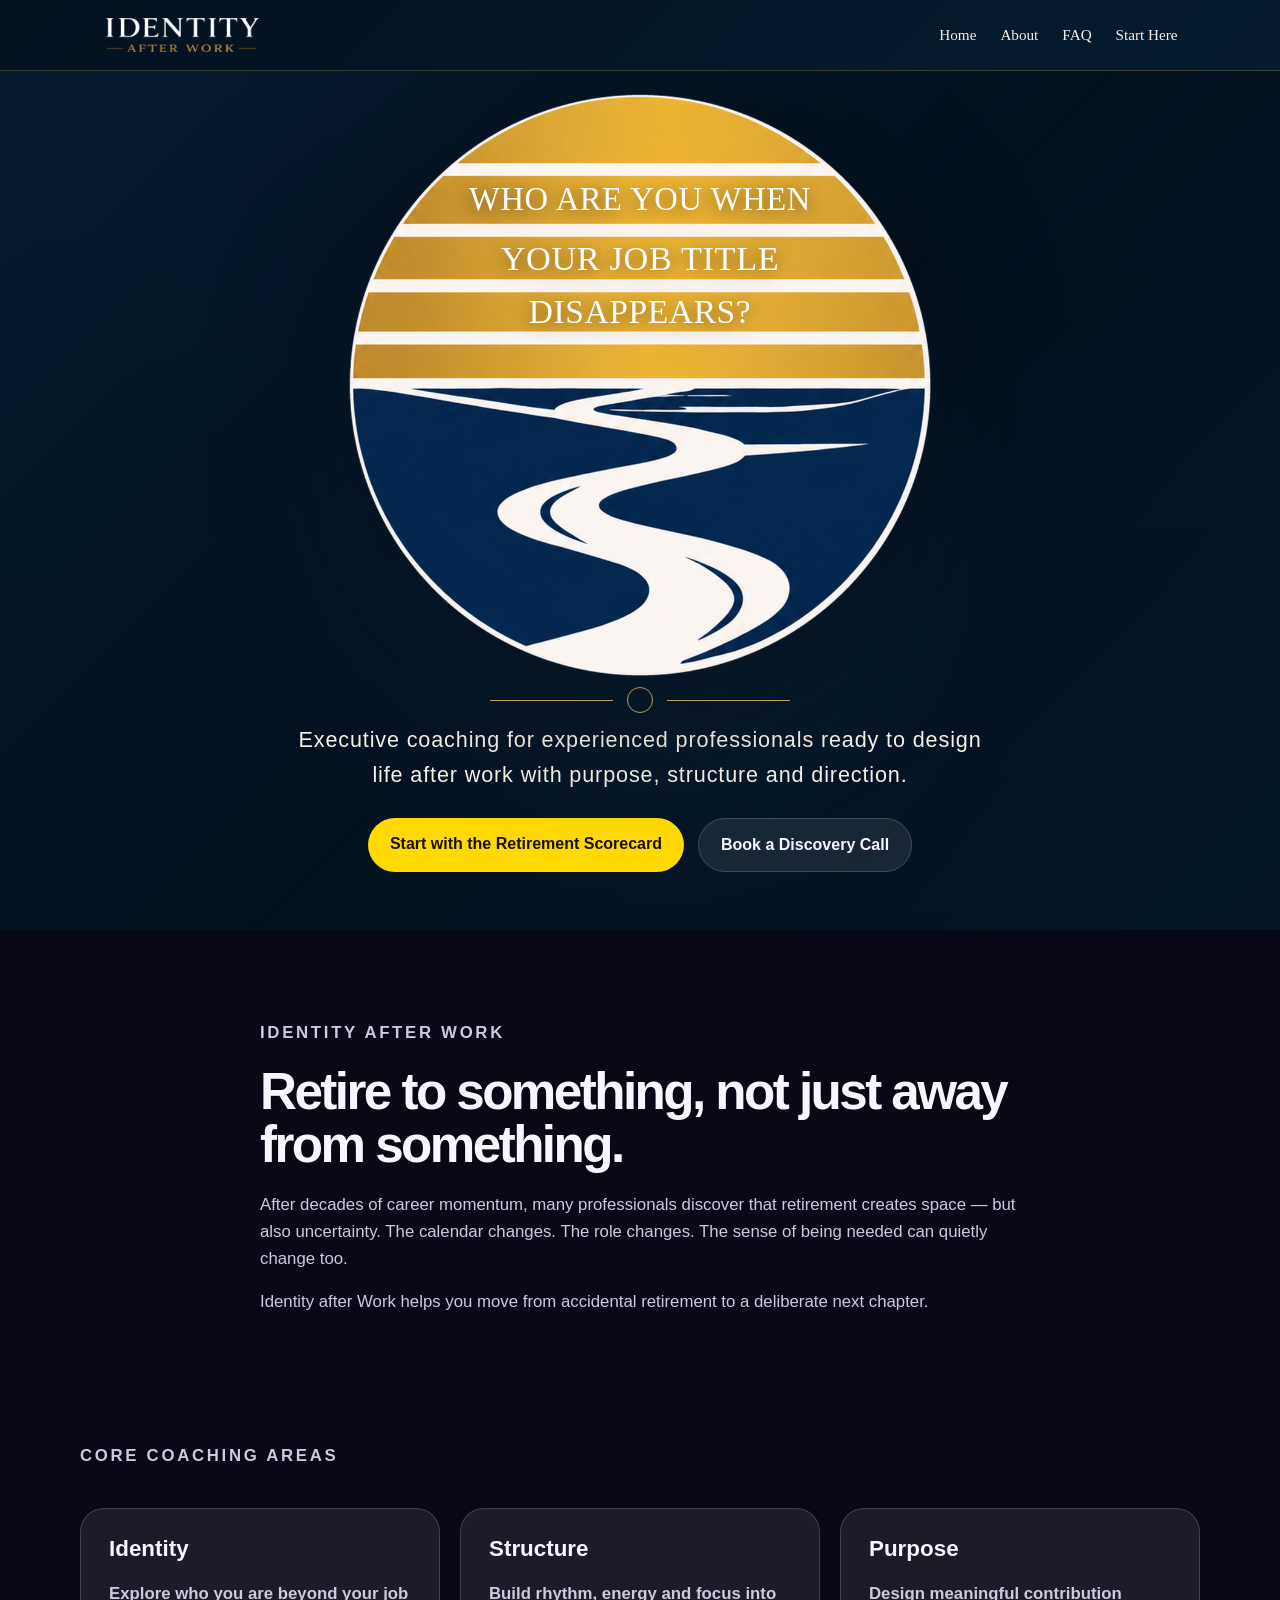
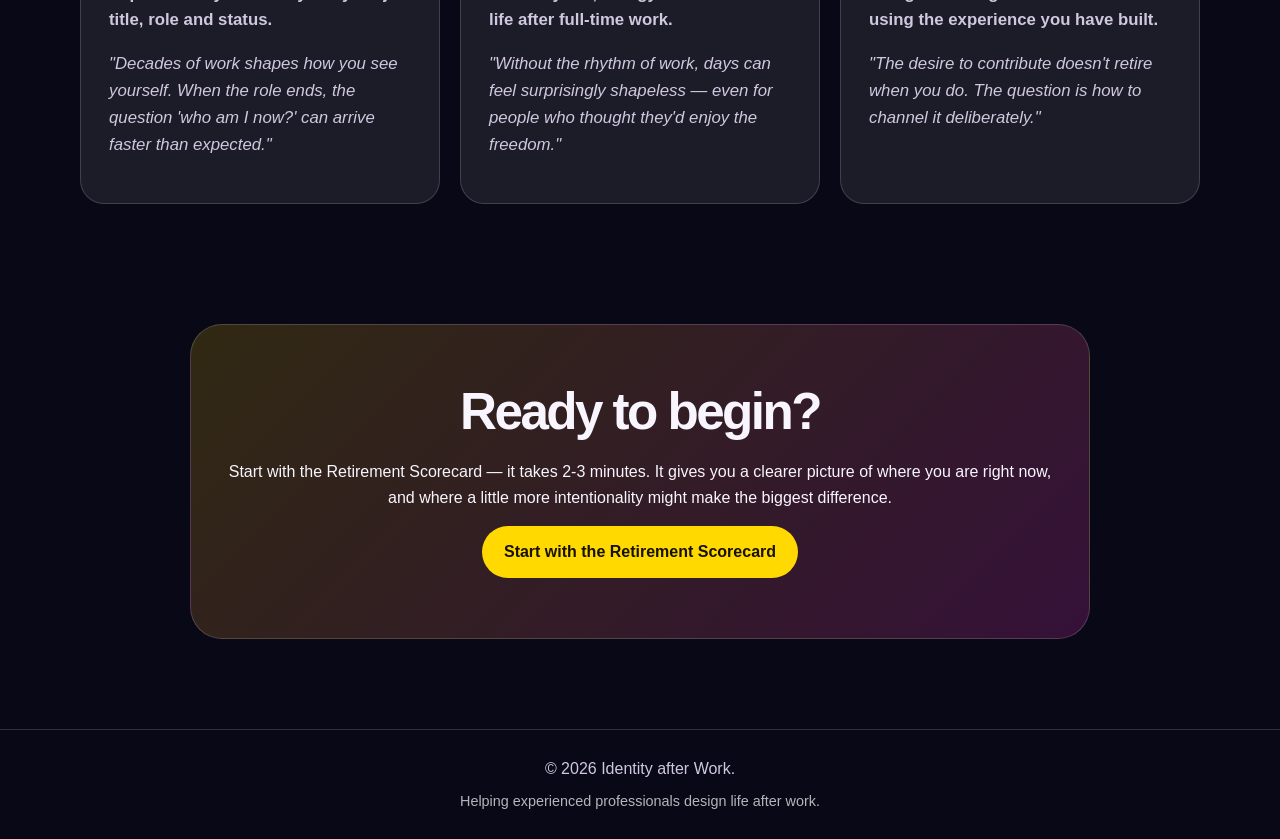
<file: index.html>
<!DOCTYPE html>
<html lang="en-GB">
<head>
    <script async src="https://www.googletagmanager.com/gtm.js?id=GTM-MJSM262P"></script>
    <script>
      window.dataLayer = window.dataLayer || [];
      function gtag(){dataLayer.push(arguments);}
      gtag('js', new Date());
    </script>
	
  <meta charset="UTF-8" />
  <meta name="viewport" content="width=device-width, initial-scale=1.0" />

  <!-- =============================================
       PRIMARY SEO META TAGS
  ============================================== -->
  <title>Retirement Coaching for Professionals | Identity after Work</title>
  <meta name="description" content="Retirement coaching for high-achieving professionals navigating identity, purpose and structure after work. I help driven professionals design life after work with meaning. Book a conversation with Dave Hayes." />
  <meta name="robots" content="index, follow" />
  <meta name="author" content="Dave Hayes" />
  <link rel="canonical" href="https://identityafterwork.gridcoaching.com/" />

  <!-- =============================================
       OPEN GRAPH — Controls social sharing previews
       (LinkedIn, Facebook, WhatsApp, iMessage)
  ============================================== -->
  <meta property="og:type" content="website" />
  <meta property="og:url" content="https://identityafterwork.gridcoaching.com/" />
  <meta property="og:title" content="Retirement Coaching for Professionals | Identity after Work" />
  <meta property="og:description" content="Retirement is not just a financial event — it is an identity transition. I help driven professionals design life after work with purpose, structure and meaning." />
  <meta property="og:image" content="https://identityafterwork.gridcoaching.com/images/og-image.png" />
  <meta property="og:image:width" content="1200" />
  <meta property="og:image:height" content="630" />
  <meta property="og:image:alt" content="Identity after Work — Retirement Coaching with Dave Hayes" />
  <meta property="og:locale" content="en_GB" />
  <meta property="og:site_name" content="Identity after Work" />

  <!-- =============================================
       TWITTER / X CARD
  ============================================== -->
  <meta name="twitter:card" content="summary_large_image" />
  <meta name="twitter:title" content="Retirement Coaching for Professionals | Identity after Work" />
  <meta name="twitter:description" content="Retirement is not just a financial event — it is an identity transition. I help driven professionals design life after work with purpose, structure and meaning." />
  <meta name="twitter:image" content="https://identityafterwork.gridcoaching.com/assets/og-image.png" />

  <!-- =============================================
       FAVICON
  ============================================== -->
  <link rel="icon" href="/favicon.ico" type="image/x-icon" />
  <link rel="apple-touch-icon" sizes="180x180" href="/assets/apple-touch-icon.png" />

  <!-- =============================================
       STRUCTURED DATA — Schema.org JSON-LD
       Tells Google exactly what this business is
  ============================================== -->
  <script type="application/ld+json">
  {
    "@context": "https://schema.org",
    "@type": "ProfessionalService",
    "name": "Identity after Work",
    "description": "Retirement coaching for high-achieving professionals navigating identity, purpose and structure after full-time work. Helping driven professionals design life after work with meaning.",
    "url": "https://identityafterwork.gridcoaching.com",
    "founder": {
      "@type": "Person",
      "name": "David Hayes",
      "jobTitle": "Retirement Coach",
      "url": "https://identityafterwork.gridcoaching.com/about.html"
    },
    "serviceType": "Retirement Coaching",
    "knowsAbout": ["Retirement transition", "Identity coaching", "NLP", "Career transition", "Life coaching"],
    "areaServed": {
      "@type": "Country",
      "name": "United Kingdom"
    },
    "availableChannel": {
      "@type": "ServiceChannel",
      "serviceType": "Online and face-to-face coaching",
      "availableLanguage": "English"
    }
  }
  </script>

  <!-- =============================================
       PERFORMANCE — Preload hero image if it is
       used as a CSS background (adjust path as needed)
  ============================================== -->
  <!-- <link rel="preload" as="image" href="images/hero.jpg" /> -->

  <link rel="stylesheet" href="styles.css" />
</head>
<body>
  <header class="site-header">
    <a href="index.html" class="logo logo-image-link" aria-label="Identity after Work home">
      <img src="images/logo-wordmark-white.png" alt="Identity after Work" class="site-wordmark" />
    </a>
    <nav aria-label="Main navigation">
      <a href="index.html">Home</a>
      <a href="about.html">About</a>
      <a href="faq.html">FAQ</a>
      <a href="start-here.html" class="nav-cta">Start Here</a>
    </nav>
  </header>

  <main>
    <section class="hero hero-emblem-section" aria-labelledby="hero-heading">
      <div class="hero-overlay"></div>

      <div class="hero-content hero-emblem-content">
        <div class="hero-circle-wrapper">
          <img src="images/hero-circle.png" alt="Identity after Work emblem" class="hero-circle" />

          <h1 id="hero-heading" class="hero-question" aria-label="Who are you when your job title disappears?">
            <span class="hero-line hero-line-1">WHO ARE YOU WHEN</span>
            <span class="hero-line hero-line-2">YOUR JOB TITLE</span>
            <span class="hero-line hero-line-3">DISAPPEARS?</span>
          </h1>
        </div>

        <div class="hero-divider" aria-hidden="true">
          <span></span><i></i><span></span>
        </div>

        <p class="hero-text hero-exec-text">
          Executive coaching for experienced professionals ready to design life after work with purpose, structure and direction.
        </p>

        <div class="hero-actions">
          <link href="https://assets.calendly.com/assets/external/widget.css" rel="stylesheet">
          <script src="https://assets.calendly.com/assets/external/widget.js"></script>

		  <a href="start-here.html#scorecard" class="button primary"> Start with the Retirement Scorecard</a>	
         
		  <a href="#"
             class="button secondary"
             onclick="Calendly.initPopupWidget({url: 'https://calendly.com/identity-after-work/discovery-call'}); return false;">
            Book a Discovery Call
          </a>
         
        </div>
      </div>
    </section>

    <section class="section narrow" aria-labelledby="intro-heading">
   
        <p class="eyebrow">Identity after Work</p>
        <h2 id="intro-heading">Retire to something, not just away from something.</h2>
        <p>
          After decades of career momentum, many professionals discover that retirement creates space — but also uncertainty. The calendar changes. The role changes. The sense of being needed can quietly change too.
        </p>
        <p>
          Identity after Work helps you move from accidental retirement to a deliberate next chapter.
        </p>
    </section>

    

    <section class="section cards" aria-label="Core coaching areas">
	 <p class="eyebrow">Core Coaching Areas</p>
	   <article class="card">
        <h3>Identity</h3>
        <p><b>Explore who you are beyond your job title, role and status.</b></p>
		<p><i> "Decades of work shapes how you see yourself. When the role ends, the question 'who am I now?' can arrive faster than expected."</i></p>
      </article>
      <article class="card">
        <h3>Structure</h3>
        <p><b>Build rhythm, energy and focus into life after full-time work.</b></p>
    	<p><i> "Without the rhythm of work, days can feel surprisingly shapeless — even for people who thought they'd enjoy the freedom."</i></p>
      </article>
      <article class="card">
        <h3>Purpose</h3>
        <p><b>Design meaningful contribution using the experience you have built.</b></p>
  	    <p><i> "The desire to contribute doesn't retire when you do. The question is how to channel it deliberately."</i></p>
      </article>
    </section>
   
	<section id="contact" class="cta-section" aria-labelledby="cta-heading">
       <h2 id="cta-heading">Ready to begin?</h2>
       <p>Start with the Retirement Scorecard — it takes 2-3 minutes. It gives you a clearer picture of where you are right now, and where a little more intentionality might make the biggest difference.</p>
       <a href="start-here.html#scorecard" class="button primary">Start with the Retirement Scorecard</a>
    </section>
	  
  </main>

  <footer>
    <p>© 2026 Identity after Work.</p>

    <p class="footer-tagline">
        Helping experienced professionals design life after work.
    </p>
</footer>
</body>
</html>
</file>
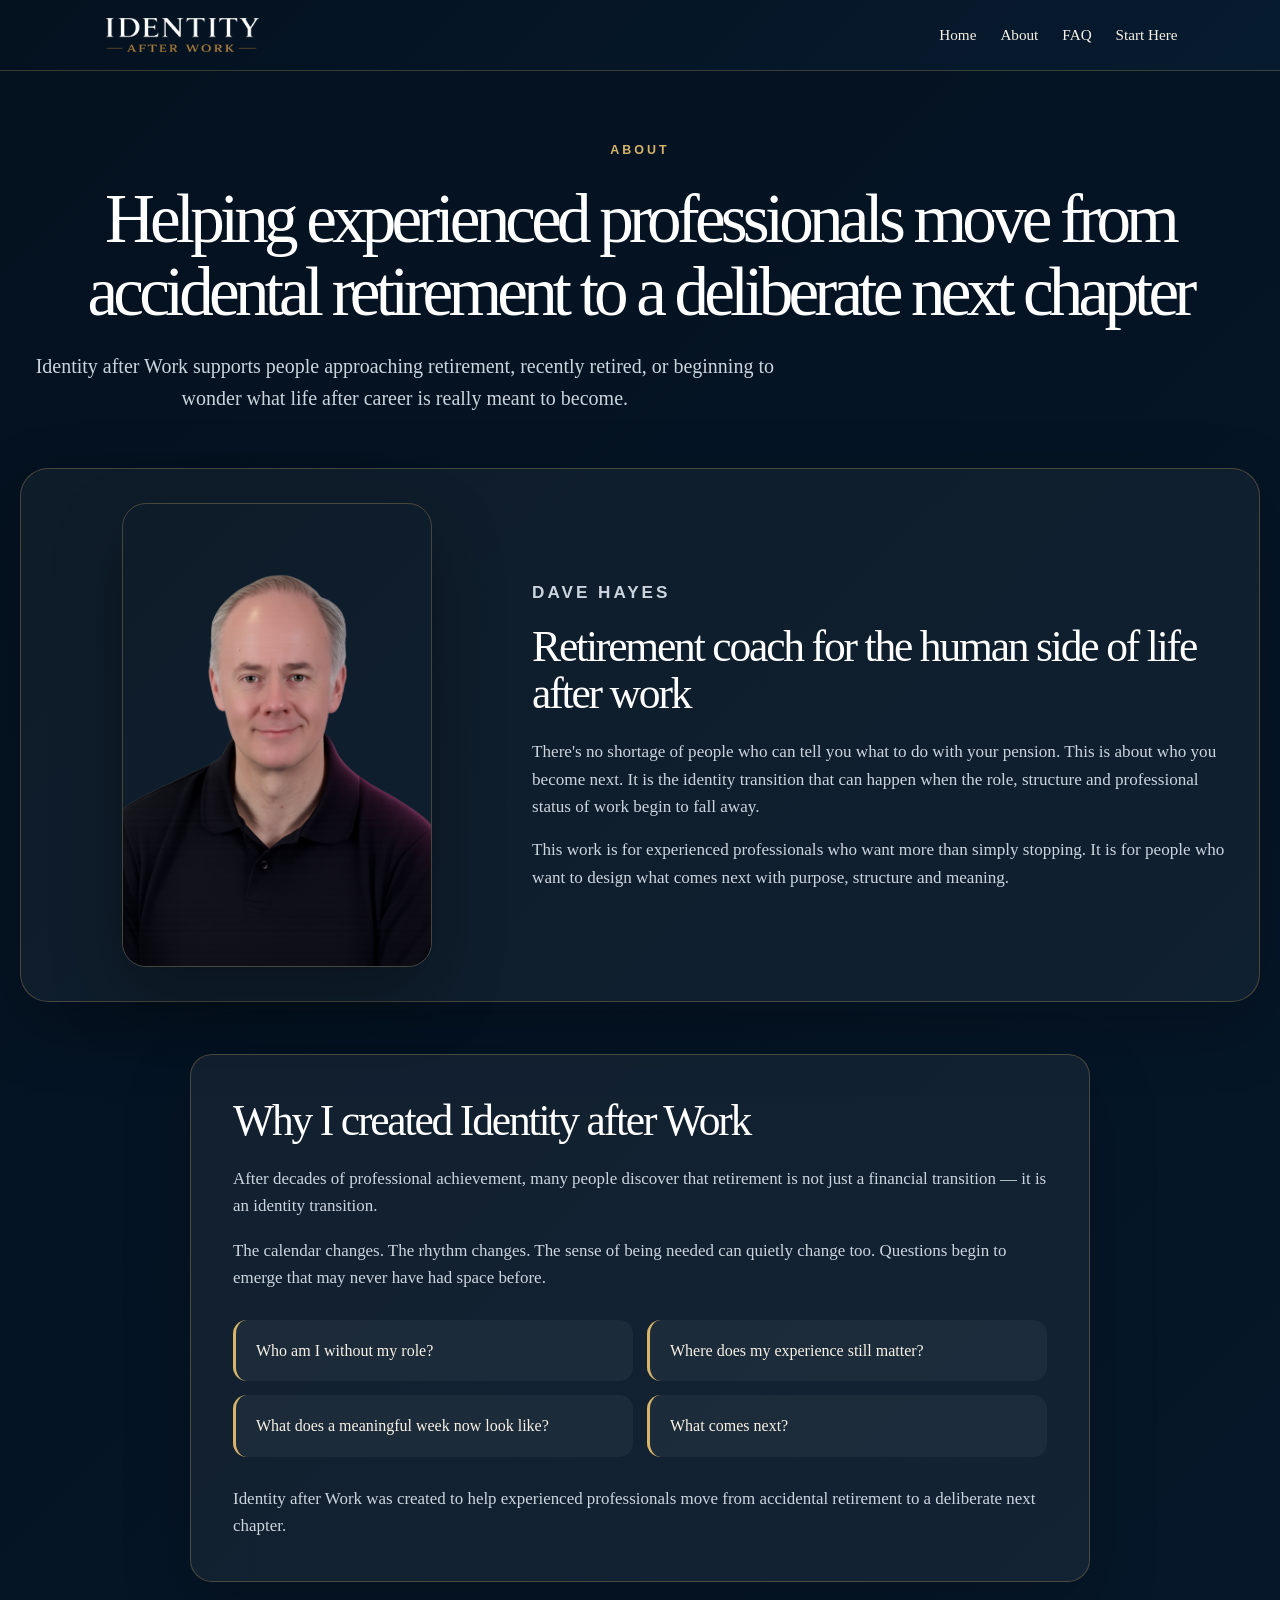
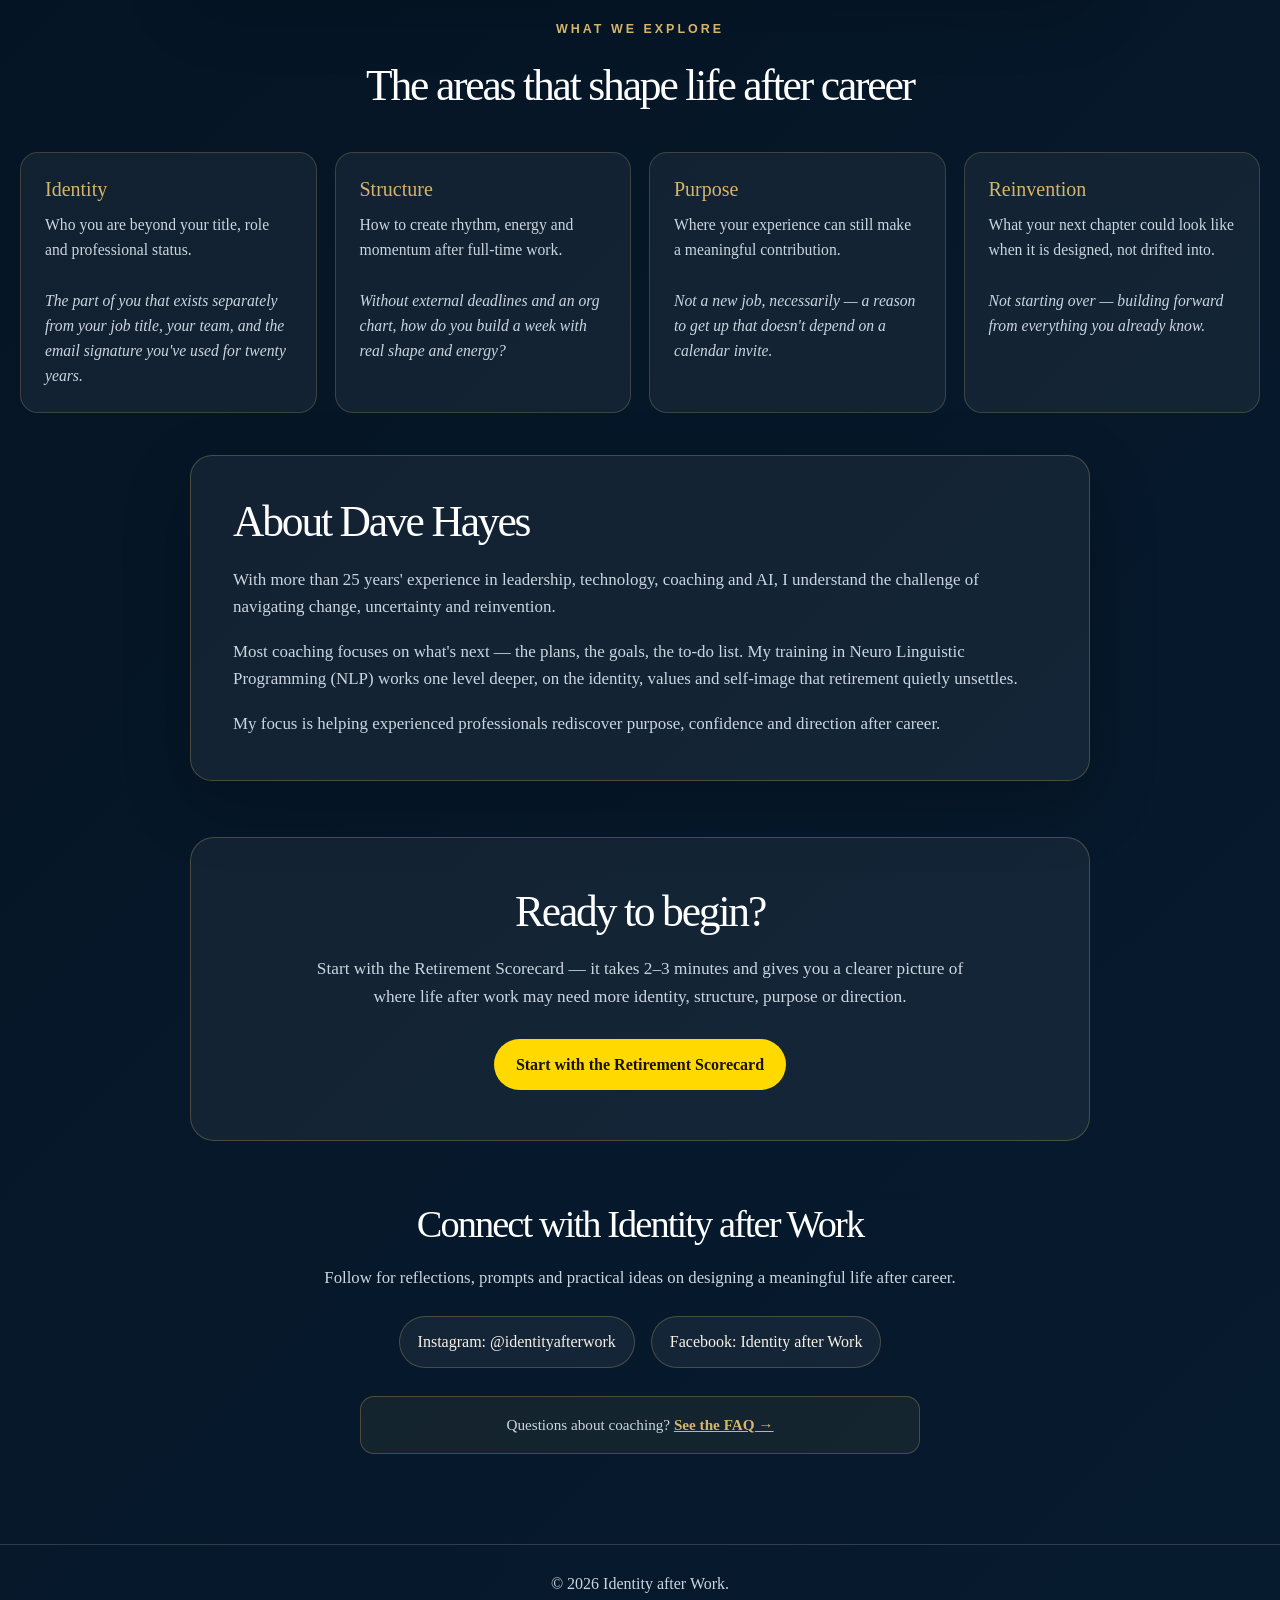
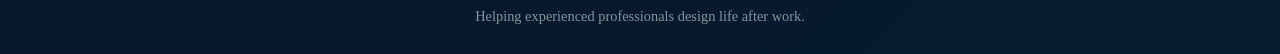
<file: about.html>
<!DOCTYPE html>
<html lang="en-GB">
<head>

  <script async src="https://www.googletagmanager.com/gtm.js?id=GTM-MJSM262P"></script>
  <script>
     window.dataLayer = window.dataLayer || [];
     function gtag(){dataLayer.push(arguments);}
     gtag('js', new Date());
  </script>
  <meta charset="UTF-8" />
  <meta name="viewport" content="width=device-width, initial-scale=1.0" />
  <title>About | Identity after Work</title>

  <!-- Primary SEO -->
  <meta name="description" content="Dave Hayes is a retirement coach helping experienced professionals navigate the identity shift after a career. Identity after Work focuses on the human side of retirement: purpose, structure, confidence and meaning." />
  <meta name="robots" content="index, follow" />
  <meta name="author" content="Dave Hayes" />
  <link rel="canonical" href="https://identityafterwork.gridcoaching.com/about.html" />

  <!-- Open Graph -->
  <meta property="og:type" content="website" />
  <meta property="og:url" content="https://identityafterwork.gridcoaching.com/about.html" />
  <meta property="og:title" content="About Dave Hayes | Identity after Work" />
  <meta property="og:description" content="Identity after Work helps experienced professionals move from accidental retirement to a deliberate next chapter." />
  <meta property="og:image" content="https://identityafterwork.gridcoaching.com/images/og-image.png" />
  <meta property="og:image:width" content="1200" />
  <meta property="og:image:height" content="630" />
  <meta property="og:image:alt" content="Identity after Work — Retirement Coaching with Dave Hayes" />
  <meta property="og:locale" content="en_GB" />
  <meta property="og:site_name" content="Identity after Work" />

  <!-- Twitter / X -->
  <meta name="twitter:card" content="summary_large_image" />
  <meta name="twitter:title" content="About Dave Hayes | Identity after Work" />
  <meta name="twitter:description" content="Identity after Work helps experienced professionals move from accidental retirement to a deliberate next chapter." />
  <meta name="twitter:image" content="https://identityafterwork.gridcoaching.com/images/og-image.png" />

  <link rel="stylesheet" href="styles.css" />

  <style>
    :root {
      --navy: #071b2f;
      --deep-navy: #04111f;
      --gold: #d6b46a;
      --cream: #f7f1e6;
      --white: #ffffff;
      --muted: #cbd5df;
      --panel-soft: rgba(255, 255, 255, 0.055);
      --panel-line: rgba(214, 180, 106, 0.28);
    }

    body {
      font-family: Georgia, "Times New Roman", serif;
      background: linear-gradient(135deg, var(--deep-navy), var(--navy));
      color: var(--cream);
      line-height: 1.6;
      overflow-y: scroll;
    }

   .about-container {
  width: min(1300px, calc(100% - 40px));
  margin: 0 auto;
  padding: 70px 0 90px;
}

    .page-intro {
    margin: 0 auto 54px;
    text-align: center;
}

.page-intro .intro {
    max-width: 1500px;
    margin: 0 auto;
    font-size: clamp(1.05rem, 2vw, 1.25rem);
    color: var(--muted);
}

      
    .eyebrow {
      color: var(--gold);
      text-transform: uppercase;
      letter-spacing: 3px;
      font-size: 0.78rem;
      margin-bottom: 22px;
      font-family: Arial, sans-serif;
      font-weight: 700;
    }

    h1 {
      font-size: clamp(2.4rem, 5.4vw, 4.7rem);
      line-height: 1.05;
      font-weight: 400;
      margin: 0 0 22px;
      color: var(--white);
    }

    h2 {
      font-size: clamp(1.8rem, 3.4vw, 3rem);
      line-height: 1.1;
      font-weight: 400;
      margin: 0 0 20px;
      color: var(--white);
    }

    h3 {
      font-size: 1.25rem;
      line-height: 1.25;
      font-weight: 400;
      margin: 0 0 10px;
      color: var(--gold);
    }

 
     .intro {
      max-width: 780px;
      margin: 0 auto;
      font-size: clamp(1.08rem, 2vw, 1.3rem);
      color: var(--muted);
    }

    .founder-strip {
      display: grid;
      grid-template-columns: 0.78fr 1.22fr;
      gap: 34px;
      align-items: center;
      margin: 0 auto 52px;
      padding: 34px;
      border: 1px solid var(--panel-line);
      border-radius: 28px;
      background: rgba(255, 255, 255, 0.045);
      box-shadow: 0 24px 70px rgba(0, 0, 0, 0.24);
    }

    .founder-photo-wrap {
      display: flex;
      justify-content: center;
    }

    .founder-photo {
      width: min(100%, 310px);
      border-radius: 24px;
      border: 1px solid rgba(214, 180, 106, 0.28);
      box-shadow: 0 28px 70px rgba(0, 0, 0, 0.32);
    }

    .founder-copy p {
      color: var(--muted);
      font-size: 1.07rem;
      margin: 0 0 16px;
    }

    .founder-copy p:last-child {
      margin-bottom: 0;
    }

    .panel {
      background: var(--panel-soft);
      border: 1px solid var(--panel-line);
      border-radius: 22px;
      padding: 42px;
      margin: 38px auto;
      box-shadow: 0 24px 70px rgba(0, 0, 0, 0.20);
    }

    .panel-narrow {
      max-width: 900px;
    }

    .panel p {
      color: var(--muted);
      font-size: 1.06rem;
      margin: 0 0 18px;
    }

    .panel p:last-child {
      margin-bottom: 0;
    }

    .question-grid {
      display: grid;
      grid-template-columns: repeat(2, minmax(0, 1fr));
      gap: 14px;
      margin: 28px 0;
    }

    .question-card {
      border-left: 3px solid var(--gold);
      background: rgba(255, 255, 255, 0.045);
      border-radius: 14px;
      padding: 18px 20px;
      color: var(--cream);
      font-size: 1rem;
    }

    .areas-grid {
      display: grid;
      grid-template-columns: repeat(4, minmax(0, 1fr));
      gap: 18px;
      margin: 42px 0;
    }

    .area-card {
      background: rgba(255, 255, 255, 0.055);
      border: 1px solid rgba(214, 180, 106, 0.22);
      border-radius: 18px;
      padding: 24px;
      min-height: 170px;
    }

    .area-card p {
      margin: 0;
      color: var(--muted);
      font-size: 0.98rem;
    }

    .cta-panel {
      background: rgba(255, 255, 255, 0.055);
      border: 1px solid rgba(214, 180, 106, 0.28);
      border-radius: 24px;
      padding: 50px 34px;
      margin: 56px auto 44px;
      text-align: center;
      max-width: 900px;
    }

    .cta-panel p {
      color: var(--muted);
      font-size: 1.08rem;
      max-width: 660px;
      margin: 0 auto 28px;
    }

    .connect-panel {
      max-width: 840px;
      margin: 0 auto;
      text-align: center;
      padding-top: 18px;
    }

    .connect-panel h2 {
      font-size: clamp(1.7rem, 3vw, 2.5rem);
    }

    .connect-panel p {
      color: var(--muted);
      font-size: 1.05rem;
      margin: 0 auto 24px;
      max-width: 650px;
    }

    .social-links {
      display: flex;
      justify-content: center;
      gap: 16px;
      flex-wrap: wrap;
      margin-top: 22px;
    }

    .social-links a {
      border: 1px solid rgba(214, 180, 106, 0.28);
      border-radius: 999px;
      padding: 12px 18px;
      background: rgba(255, 255, 255, 0.055);
      color: var(--cream);
      text-decoration: none;
    }

    .faq-nudge {
      margin: 28px auto 0;
      max-width: 560px;
      padding: 16px 20px;
      border: 1px solid rgba(214, 180, 106, 0.28);
      border-radius: 14px;
      background: rgba(214, 180, 106, 0.07);
    }

    .faq-nudge p {
      margin: 0;
      font-size: 0.95rem;
      color: var(--muted);
    }

    .faq-nudge a {
      color: var(--gold);
      text-decoration: underline;
      font-weight: 600;
    }

    footer p {
      margin: 0;
    }

    .footer-tagline {
      margin-top: 8px;
      font-size: 0.9rem;
      opacity: 0.75;
    }

    @media (max-width: 900px) {
      .founder-strip {
        grid-template-columns: 1fr;
        text-align: center;
      }

      .areas-grid {
        grid-template-columns: repeat(2, minmax(0, 1fr));
      }
    }

    @media (max-width: 640px) {
      .about-container {
        width: min(100% - 32px, 1040px);
        padding: 54px 0 72px;
      }

      .founder-strip,
      .panel,
      .cta-panel {
        padding: 28px;
      }

      .question-grid,
      .areas-grid {
        grid-template-columns: 1fr;
      }

      .founder-photo {
        width: min(100%, 260px);
      }
    }
  </style>
</head>

<body>
  <header class="site-header">
    <a href="index.html" class="logo logo-image-link" aria-label="Identity after Work home">
      <img src="images/logo-wordmark-white.png" alt="Identity after Work" class="site-wordmark" />
    </a>
    <nav aria-label="Main navigation">
      <a href="index.html">Home</a>
      <a href="about.html">About</a>
      <a href="faq.html">FAQ</a>
      <a href="start-here.html" class="nav-cta">Start Here</a>
    </nav>
  </header>

  <main class="about-container">
    <section class="page-intro" aria-labelledby="about-heading">
      <div class="eyebrow">About</div>
      <h1 id="about-heading">Helping experienced professionals move from accidental retirement to a deliberate next chapter</h1>
      <p class="intro">
        Identity after Work supports people approaching retirement, recently retired, or beginning to wonder what life after career is really meant to become.
      </p>
    </section>

    <section class="founder-strip" aria-label="About Dave Hayes">
      <div class="founder-photo-wrap">
        <img src="images/profile.png" alt="Portrait of Dave Hayes, Retirement Coach" class="founder-photo" />
      </div>

      <div class="founder-copy">
        <p class="eyebrow">Dave Hayes</p>
        <h2>Retirement coach for the human side of life after work</h2>
        <p>
          There's no shortage of people who can tell you what to do with your pension. This is about who you become next. It is the identity transition that can happen when the role, structure and professional status of work begin to fall away.
        </p>
        <p>
          This work is for experienced professionals who want more than simply stopping. It is for people who want to design what comes next with purpose, structure and meaning.
        </p>
      </div>
    </section>

    <section class="panel panel-narrow" aria-labelledby="why-heading">
      <h2 id="why-heading">Why I created Identity after Work</h2>
      <p>
        After decades of professional achievement, many people discover that retirement is not just a financial transition — it is an identity transition.
      </p>
      <p>
        The calendar changes. The rhythm changes. The sense of being needed can quietly change too. Questions begin to emerge that may never have had space before.
      </p>

      <div class="question-grid" aria-label="Common retirement identity questions">
        <div class="question-card">Who am I without my role?</div>
        <div class="question-card">Where does my experience still matter?</div>
        <div class="question-card">What does a meaningful week now look like?</div>
        <div class="question-card">What comes next?</div>
      </div>

      <p>
        Identity after Work was created to help experienced professionals move from accidental retirement to a deliberate next chapter.
      </p>
    </section>

    <section aria-labelledby="areas-heading">
      <div class="page-intro" style="margin-bottom: 28px;">
        <div class="eyebrow">What we explore</div>
        <h2 id="areas-heading">The areas that shape life after career</h2>
      </div>

      <div class="areas-grid">
        <article class="area-card">
          <h3>Identity</h3>
          <p>Who you are beyond your title, role and professional status.</p>
          <br>
          <p><i>The part of you that exists separately from your job title, your team, and the email signature you've used for twenty years.</i></p>
        </article>

        <article class="area-card">
          <h3>Structure</h3>
          <p>How to create rhythm, energy and momentum after full-time work.</p>
          <br>
          <p><i>Without external deadlines and an org chart, how do you build a week with real shape and energy?</i></p>
        </article>

        <article class="area-card">
          <h3>Purpose</h3>
          <p>Where your experience can still make a meaningful contribution.</p>
          <br>
          <p><i>Not a new job, necessarily — a reason to get up that doesn't depend on a calendar invite.</i></p>
        </article>

        <article class="area-card">
          <h3>Reinvention</h3>
          <p>What your next chapter could look like when it is designed, not drifted into.</p>
          <br>
          <p><i>Not starting over — building forward from everything you already know.</i></p>
        </article>
      </div>
    </section>

    <section class="panel panel-narrow" aria-labelledby="dave-heading">
      <h2 id="dave-heading">About Dave Hayes</h2>
      <p>
        With more than 25 years' experience in leadership, technology, coaching and AI, I understand the challenge of navigating change, uncertainty and reinvention.
      </p>
      <p>
        Most coaching focuses on what's next — the plans, the goals, the to-do list. My training in Neuro Linguistic Programming (NLP) works one level deeper, on the identity, values and self-image that retirement quietly unsettles. 
      </p>
      <p>
        My focus is helping experienced professionals rediscover purpose, confidence and direction after career.
      </p>
    </section>

    <section id="contact" class="cta-panel" aria-labelledby="cta-heading">
      <h2 id="cta-heading">Ready to begin?</h2>
      <p>
        Start with the Retirement Scorecard — it takes 2–3 minutes and gives you a clearer picture of where life after work may need more identity, structure, purpose or direction.
      </p>
      <a href="start-here.html#scorecard" class="button primary">Start with the Retirement Scorecard</a>
    </section>

    <section class="connect-panel" aria-labelledby="connect-heading">
      <h2 id="connect-heading">Connect with Identity after Work</h2>
      <p>Follow for reflections, prompts and practical ideas on designing a meaningful life after career.</p>

      <div class="social-links">
        <a href="https://www.instagram.com/identityafterwork" target="_blank" rel="noopener">Instagram: @identityafterwork</a>
        <a href="https://www.facebook.com/IdentityafterWork" target="_blank" rel="noopener">Facebook: Identity after Work</a>
      </div>

      <div class="faq-nudge">
        <p>Questions about coaching? <a href="faq.html">See the FAQ →</a></p>
      </div>
    </section>
  </main>

  <footer>
    <p>© 2026 Identity after Work.</p>
    <p class="footer-tagline">Helping experienced professionals design life after work.</p>
  </footer>
</body>
</html>
</file>
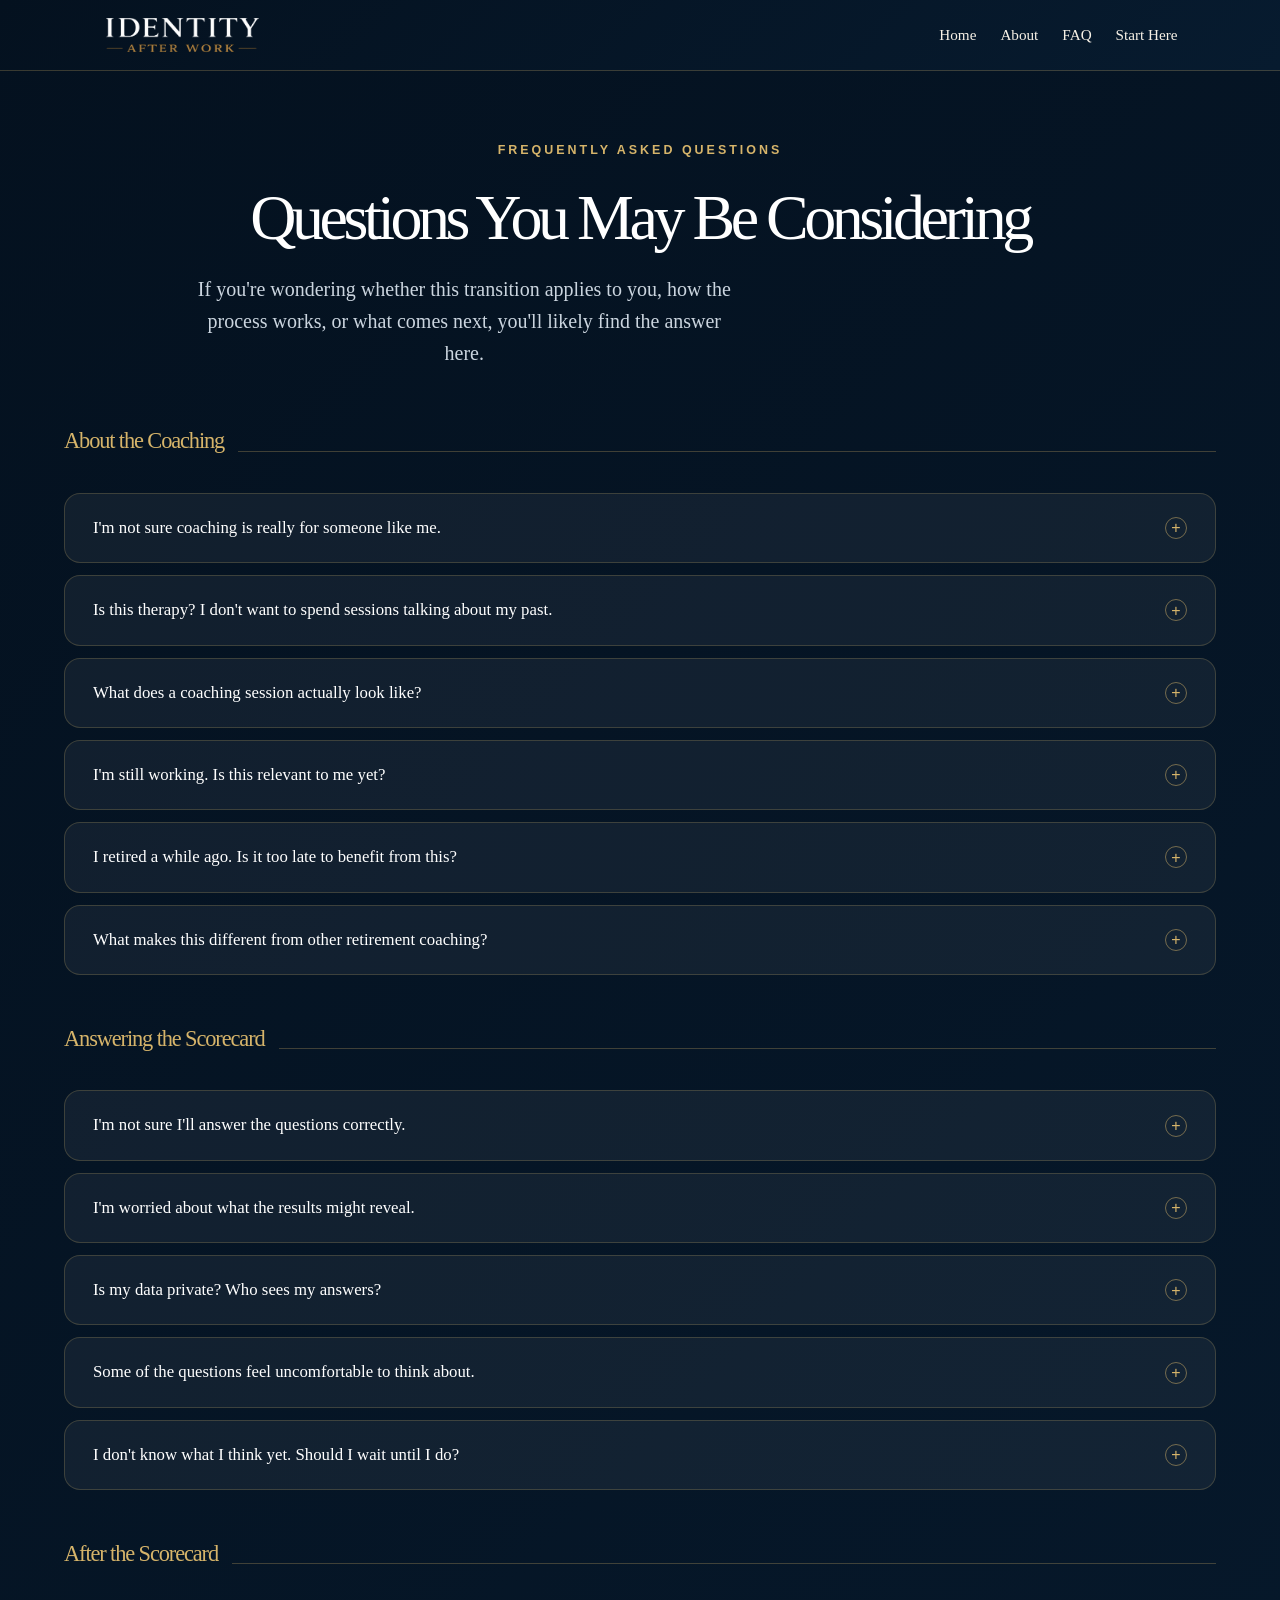
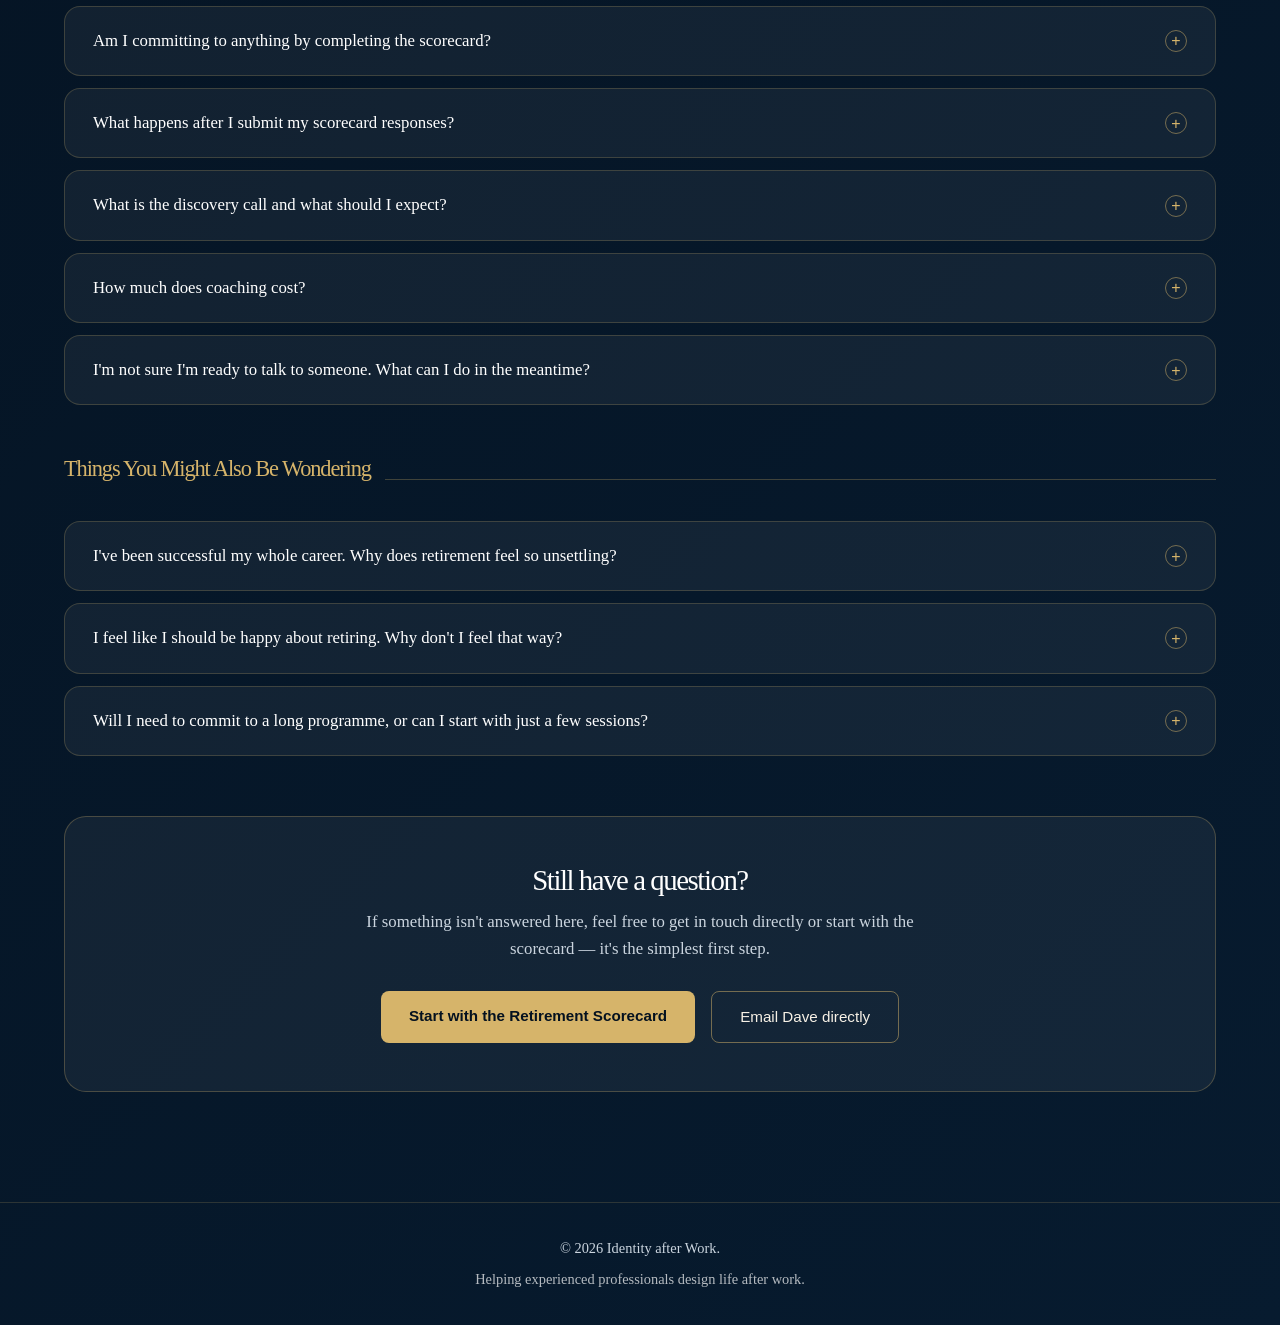
<file: faq.html>
<!DOCTYPE html>
<html lang="en-GB">
<head>
  <meta charset="UTF-8" />
  <meta name="viewport" content="width=device-width, initial-scale=1.0" />

  <title>FAQ | Identity after Work</title>

  <meta name="description" content="Answers to common questions about retirement coaching, the Identity after Work scorecard, and what to expect from working with Dave Hayes." />
  <meta name="robots" content="index, follow" />
  <meta name="author" content="Dave Hayes" />
  <link rel="canonical" href="https://identityafterwork.gridcoaching.com/faq.html" />

  <meta property="og:type" content="website" />
  <meta property="og:url" content="https://identityafterwork.gridcoaching.com/faq.html" />
  <meta property="og:title" content="FAQ | Identity after Work" />
  <meta property="og:description" content="Answers to common questions about retirement coaching, the Identity after Work scorecard, and what to expect." />
  <meta property="og:image" content="https://identityafterwork.gridcoaching.com/images/og-image.png" />
  <meta property="og:locale" content="en_GB" />
  <meta property="og:site_name" content="Identity after Work" />

  <link rel="stylesheet" href="styles.css" />

  <style>
    :root {
      --navy: #071b2f;
      --deep-navy: #04111f;
      --gold: #d6b46a;
      --cream: #f7f1e6;
      --white: #ffffff;
      --muted: #cbd5df;
    }

    * {
      box-sizing: border-box;
      margin: 0;
      padding: 0;
    }

    body {
      font-family: Georgia, "Times New Roman", serif;
      background: linear-gradient(135deg, var(--deep-navy), var(--navy));
      color: var(--cream);
      line-height: 1.6;
      overflow-y: scroll;
    }

    .container {
      max-width: 1200px;
      margin: 0 auto;
      padding: 70px 24px 90px;
    }

    .page-intro {
      text-align: center;
      margin-bottom: 60px;
    }

    .eyebrow {
      color: var(--gold);
      text-transform: uppercase;
      letter-spacing: 3px;
      font-size: 0.78rem;
      margin-bottom: 22px;
      font-family: Arial, sans-serif;
      font-weight: 700;
    }

    h1 {
      font-size: clamp(2.2rem, 5vw, 4rem);
      line-height: 1.1;
      font-weight: 400;
      margin-bottom: 20px;
      color: var(--white);
    }
     .intro {
      max-width: 900px;
      margin: 0 auto;
      font-size: clamp(1.05rem, 2vw, 1.25rem);
      color: var(--muted);
    }

    /* Category heading */
    .category-heading {
      display: flex;
      align-items: center;
      gap: 14px;
      margin: 52px 0 20px;
    }

    .category-heading h2 {
      color: var(--gold);
      font-size: 1.4rem;
      font-weight: 400;
      font-family: Georgia, serif;
      white-space: nowrap;
    }

    .category-line {
      flex: 1;
      height: 1px;
      background: rgba(214, 180, 106, 0.28);
    }

    /* FAQ accordion items */
    .faq-item {
      background: rgba(255, 255, 255, 0.055);
      border: 1px solid rgba(214, 180, 106, 0.22);
      border-radius: 16px;
      margin-bottom: 12px;
      overflow: hidden;
      transition: border-color 0.2s ease;
    }

    .faq-item:hover {
      border-color: rgba(214, 180, 106, 0.45);
    }

    .faq-question {
      width: 100%;
      background: none;
      border: none;
      padding: 22px 28px;
      text-align: left;
      cursor: pointer;
      display: flex;
      justify-content: space-between;
      align-items: center;
      gap: 16px;
      color: var(--white);
      font-family: Georgia, serif;
      font-size: 1.05rem;
      line-height: 1.45;
    }

    .faq-question:hover {
      color: var(--gold);
    }

    .faq-icon {
      flex-shrink: 0;
      width: 22px;
      height: 22px;
      border: 1px solid rgba(214, 180, 106, 0.5);
      border-radius: 50%;
      display: flex;
      align-items: center;
      justify-content: center;
      color: var(--gold);
      font-size: 1rem;
      font-family: Arial, sans-serif;
      font-style: normal;
      transition: transform 0.25s ease, background 0.2s ease;
    }

    .faq-item.open .faq-icon {
      transform: rotate(45deg);
      background: rgba(214, 180, 106, 0.15);
    }

    .faq-answer {
      max-height: 0;
      overflow: hidden;
      transition: max-height 0.3s ease, padding 0.3s ease;
    }

    .faq-item.open .faq-answer {
      max-height: 600px;
    }

    .faq-answer-inner {
      padding: 0 28px 24px;
      color: var(--muted);
      font-size: 1rem;
      line-height: 1.75;
      border-top: 1px solid rgba(214, 180, 106, 0.15);
      padding-top: 18px;
    }

    .faq-answer-inner p + p {
      margin-top: 12px;
    }

    /* CTA panel at bottom */
    .cta-panel {
      background: rgba(255, 255, 255, 0.055);
      border: 1px solid rgba(214, 180, 106, 0.28);
      border-radius: 22px;
      padding: 48px 42px;
      margin-top: 60px;
      text-align: center;
    }

    .cta-panel h2 {
      color: var(--white);
      font-size: 1.8rem;
      font-weight: 400;
      margin-bottom: 14px;
    }

    .cta-panel p {
      color: var(--muted);
      font-size: 1.05rem;
      max-width: 560px;
      margin: 0 auto 28px;
    }

    .cta-buttons {
      display: flex;
      gap: 16px;
      justify-content: center;
      flex-wrap: wrap;
    }

    .btn {
      display: inline-block;
      padding: 13px 28px;
      border-radius: 8px;
      font-family: Arial, sans-serif;
      font-size: 0.95rem;
      text-decoration: none;
      cursor: pointer;
      transition: opacity 0.2s ease;
    }

    .btn:hover {
      opacity: 0.85;
    }

    .btn-primary {
      background: var(--gold);
      color: var(--deep-navy);
      font-weight: 700;
      border: none;
    }

    .btn-secondary {
      background: transparent;
      color: var(--cream);
      border: 1px solid rgba(214, 180, 106, 0.5);
    }

    footer {
      text-align: center;
      padding: 34px 20px;
      color: var(--muted);
      font-size: 0.9rem;
      border-top: 1px solid rgba(214, 180, 106, 0.18);
      margin-top: 20px;
    }

    @media (max-width: 640px) {
      .faq-question {
        padding: 18px 20px;
        font-size: 0.98rem;
      }

      .faq-answer-inner {
        padding: 14px 20px 20px;
      }

      .cta-panel {
        padding: 32px 24px;
      }
    }
  </style>
</head>

<body>
  <header class="site-header">
    <a href="index.html" class="logo logo-image-link" aria-label="Identity after Work home">
      <img src="images/logo-wordmark-white.png" alt="Identity after Work" class="site-wordmark" />
    </a>
    <nav aria-label="Main navigation">
      <a href="index.html">Home</a>
      <a href="about.html">About</a>
      <a href="faq.html">FAQ</a>
      <a href="start-here.html" class="nav-cta">Start Here</a>
    </nav>
  </header>

  <main class="container">

    <div class="page-intro">
      <div class="eyebrow">Frequently Asked Questions</div>
      <h1>Questions You May Be Considering</h1>
      <p class="intro">
        If you're wondering whether this transition applies to you, how the process works, or what comes next, you'll likely find the answer here.
      </p>
    </div>


    <!-- SECTION 1: COACHING -->

    <div class="category-heading">
      <h2>About the Coaching</h2>
      <div class="category-line"></div>
    </div>

    <div class="faq-item">
      <button class="faq-question" aria-expanded="false">
        I'm not sure coaching is really for someone like me.
        <span class="faq-icon" aria-hidden="true">+</span>
      </button>
      <div class="faq-answer" role="region">
        <div class="faq-answer-inner">
          <p>Most of the professionals I work with felt exactly that way before reaching out. Coaching carries an unfair stigma — as though it implies you can't cope, or that you need fixing. It doesn't mean either of those things.</p>
          <p>The clients I work with are high-achieving, capable individuals. They're seeking coaching not because something is wrong with them, but because they recognise that this transition — from a career-defined identity to something new — is genuinely complex and worth approaching thoughtfully.</p>
        </div>
      </div>
    </div>

    <div class="faq-item">
      <button class="faq-question" aria-expanded="false">
        Is this therapy? I don't want to spend sessions talking about my past.
        <span class="faq-icon" aria-hidden="true">+</span>
      </button>
      <div class="faq-answer" role="region">
        <div class="faq-answer-inner">
          <p>This is not therapy. The focus is forward-looking and practical. We explore where you are now, what is working, what isn't, and what you want your next chapter to look like by design rather than by default.</p>
          <p>My approach draws on Neuro-Linguistic Programming (NLP), which is a structured methodology for understanding how you think, respond, and make decisions. It's precise, analytical, and results-focused. It suits people who prefer clarity over general conversation.</p>
        </div>
      </div>
    </div>

    <div class="faq-item">
      <button class="faq-question" aria-expanded="false">
        What does a coaching session actually look like?
        <span class="faq-icon" aria-hidden="true">+</span>
      </button>
      <div class="faq-answer" role="region">
        <div class="faq-answer-inner">
          <p>Sessions are structured conversations with a clear purpose. We begin by identifying where you are and what's creating friction or uncertainty. From there, we explore what's driving that — often it's connected to identity, values, or the loss of external structure — and we work on practical strategies to move forward.</p>
          <p>Sessions are typically held online via video call, at a time that suits you. Apart from the initial Discovery Call, each one lasts around 45-60 minutes.</p>
        </div>
      </div>
    </div>

    <div class="faq-item">
      <button class="faq-question" aria-expanded="false">
        I'm still working. Is this relevant to me yet?
        <span class="faq-icon" aria-hidden="true">+</span>
      </button>
      <div class="faq-answer" role="region">
        <div class="faq-answer-inner">
          <p>Possibly the most relevant time of all. Many professionals find that the planning most people do before retirement is almost entirely financial — and that the identity and purpose questions only surface once the career stops. By then, some have already drifted into a version of retirement they didn't choose.</p>
          <p>Working through this while you're still employed means you get to shape what comes next before the structure disappears. That's a significant advantage.</p>
        </div>
      </div>
    </div>

    <div class="faq-item">
      <button class="faq-question" aria-expanded="false">
        I retired a while ago. Is it too late to benefit from this?
        <span class="faq-icon" aria-hidden="true">+</span>
      </button>
      <div class="faq-answer" role="region">
        <div class="faq-answer-inner">
          <p>Not at all. The identity questions that retirement raises don't have an expiry date. Whether you retired six months ago or three years ago, if you're finding that something feels flat, unresolved, or missing — that's worth exploring.</p>
          <p>A number of clients come to me not at the point of retirement, but when the initial novelty has worn off and they're wondering whether this is really what the next twenty years looks like.</p>
        </div>
      </div>
    </div>

    <div class="faq-item">
      <button class="faq-question" aria-expanded="false">
        What makes this different from other retirement coaching?
        <span class="faq-icon" aria-hidden="true">+</span>
      </button>
      <div class="faq-answer" role="region">
        <div class="faq-answer-inner">
          <p>Most retirement support focuses on financial planning. Identity after Work focuses on the human side: who you are when your role, title and professional status no longer define you. That's a different and arguably more complex question.</p>
          <p>My background combines executive-level professional experience with formal NLP training. I bring analytical rigour to what is often treated as a soft, motivational topic. If you prefer substance over inspiration, that distinction matters.</p>
        </div>
      </div>
    </div>


    <!-- SECTION 2: THE SCORECARD -->

    <div class="category-heading">
      <h2>Answering the Scorecard</h2>
      <div class="category-line"></div>
    </div>

    <div class="faq-item">
      <button class="faq-question" aria-expanded="false">
        I'm not sure I'll answer the questions correctly.
        <span class="faq-icon" aria-hidden="true">+</span>
      </button>
      <div class="faq-answer" role="region">
        <div class="faq-answer-inner">
          <p>There are no correct answers. The scorecard is a reflective tool, not an exam. Your responses give a picture of where you are right now — your thinking, your uncertainties, and what you may not yet have fully considered about retirement.</p>
          <p>The most useful thing you can do is answer honestly rather than aspirationally. The value comes from accuracy, not from presenting a particular version of yourself.</p>
        </div>
      </div>
    </div>

    <div class="faq-item">
      <button class="faq-question" aria-expanded="false">
        I'm worried about what the results might reveal.
        <span class="faq-icon" aria-hidden="true">+</span>
      </button>
      <div class="faq-answer" role="region">
        <div class="faq-answer-inner">
          <p>That concern, on its own, is often telling. If there's some anxiety about looking honestly at how prepared you are: emotionally, not just financially, then that's worth taking seriously. It usually means the questions are relevant.</p>
          <p>The results aren't a judgement. They're a starting point. Whatever comes up, it's useful information, and information creates options.</p>
        </div>
      </div>
    </div>

    <div class="faq-item">
      <button class="faq-question" aria-expanded="false">
        Is my data private? Who sees my answers?
        <span class="faq-icon" aria-hidden="true">+</span>
      </button>
      <div class="faq-answer" role="region">
        <div class="faq-answer-inner">
          <p>Your responses are treated confidentially and are used solely to provide you with relevant feedback and, where you choose to continue, to support our conversations together.</p>
          <p>Your information is not sold, shared with third parties, or used for unrelated marketing purposes.</p>          
          <p>The scorecard is designed as a reflective tool for you — the results exist to be useful to you, not to be shared without your knowledge or consent.</p>
        </div>
      </div>
    </div>

    <div class="faq-item">
      <button class="faq-question" aria-expanded="false">
        Some of the questions feel uncomfortable to think about.
        <span class="faq-icon" aria-hidden="true">+</span>
      </button>
      <div class="faq-answer" role="region">
        <div class="faq-answer-inner">
          <p>That's to be expected — and it's part of the point. The questions are designed to surface areas that many professionals haven't consciously examined: identity, purpose, what gives life meaning when the career structure falls away.</p>
          <p>If a question lands with discomfort, that's often a sign it's worth sitting with. You don't need to have an answer ready — the act of noticing the discomfort is itself useful information.</p>
        </div>
      </div>
    </div>

    <div class="faq-item">
      <button class="faq-question" aria-expanded="false">
        I don't know what I think yet. Should I wait until I do?
        <span class="faq-icon" aria-hidden="true">+</span>
      </button>
      <div class="faq-answer" role="region">
        <div class="faq-answer-inner">
          <p>Not knowing what you think is precisely the starting point this work is designed for. The scorecard isn't asking you to have it all figured out. It's asking where you currently are, including the uncertainties.</p>
          <p>If you wait until you have clarity, you may be waiting for something that coaching is designed to help you find. The honest answer, even if it is "I don't know," is a perfectly valid and often very useful response.</p>
        </div>
      </div>
    </div>


    <!-- SECTION 3: NEXT STEPS -->

    <div class="category-heading">
      <h2>After the Scorecard</h2>
      <div class="category-line"></div>
    </div>

    <div class="faq-item">
      <button class="faq-question" aria-expanded="false">
        Am I committing to anything by completing the scorecard?
        <span class="faq-icon" aria-hidden="true">+</span>
      </button>
      <div class="faq-answer" role="region">
        <div class="faq-answer-inner">
          <p>No. The scorecard is a free, no-obligation tool. Completing it doesn't sign you up for anything or create any expectation of follow-up from you.</p>
          <p>You'll receive personalised feedback based on your responses. What happens next is entirely your choice.</p>
        </div>
      </div>
    </div>

    <div class="faq-item">
      <button class="faq-question" aria-expanded="false">
        What happens after I submit my scorecard responses?
        <span class="faq-icon" aria-hidden="true">+</span>
      </button>
      <div class="faq-answer" role="region">
        <div class="faq-answer-inner">
          <p>Once you've completed the scorecard, you'll receive a personalised response, via email, that reflects what your answers suggest about your current retirement readiness, in terms of identity, purpose, structure and meaning.</p>
          <p>If what you receive resonates and you'd like to explore further, you can book a discovery call. That's a straightforward conversation — no pressure, no sales script — to see whether working together makes sense for you.</p>
        </div>
      </div>
    </div>

    <div class="faq-item">
      <button class="faq-question" aria-expanded="false">
        What is the discovery call and what should I expect?
        <span class="faq-icon" aria-hidden="true">+</span>
      </button>
      <div class="faq-answer" role="region">
        <div class="faq-answer-inner">
          <p>The discovery call is a 30-minute conversation, typically via video call, with no agenda other than understanding where you are and whether coaching would be useful to you. There's no prepared pitch and no obligation to proceed.</p>
          <p>I'll ask about what brought you here, what's creating the most uncertainty for you right now, and what you'd want the next chapter to look like. You'll leave with a clearer sense of whether this work is relevant, regardless of whether you choose to take it further.</p>
        </div>
      </div>
    </div>

    <div class="faq-item">
      <button class="faq-question" aria-expanded="false">
        How much does coaching cost?
        <span class="faq-icon" aria-hidden="true">+</span>
      </button>
      <div class="faq-answer" role="region">
        <div class="faq-answer-inner">
          <p>Coaching is a personal investment and the right approach varies by individual. I prefer to discuss fees after a discovery call, once I understand your situation and what would genuinely serve you, rather than presenting a menu of packages before we've spoken.</p>
          <p>The discovery call is free. Fees for coaching engagement are discussed transparently at that point, with no pressure to decide on the call.</p>
        </div>
      </div>
    </div>

    <div class="faq-item">
      <button class="faq-question" aria-expanded="false">
        I'm not sure I'm ready to talk to someone. What can I do in the meantime?
        <span class="faq-icon" aria-hidden="true">+</span>
      </button>
      <div class="faq-answer" role="region">
        <div class="faq-answer-inner">
          <p>Start with the scorecard. It's designed to be a reflective exercise in itself, not just a gateway to a sales call. Many people find that the questions alone prompt useful thinking.</p>
          <p>You can also follow Identity after Work on Instagram, where I share regular prompts, reflections and ideas on the psychology of retirement transition. There's no requirement to take any next step until, or unless it feels right.</p>
        </div>
      </div>
    </div>


    <!-- SECTION 4: ADDITIONAL QUESTIONS -->

    <div class="category-heading">
      <h2>Things You Might Also Be Wondering</h2>
      <div class="category-line"></div>
    </div>
   
    <div class="faq-item">
      <button class="faq-question" aria-expanded="false">
        I've been successful my whole career. Why does retirement feel so unsettling?
        <span class="faq-icon" aria-hidden="true">+</span>
      </button>
      <div class="faq-answer" role="region">
        <div class="faq-answer-inner">
          <p>Precisely because you have been successful. The more your identity was built around career achievement, status, expertise, being the person others rely on, the more disorienting it is when that structure quietly disappears.</p>
          <p>This is not a sign of weakness or ingratitude. It's a predictable consequence of decades of career investment meeting a transition that nobody adequately prepares you for. The discomfort is rational, and it's addressable.</p>
        </div>
      </div>
    </div>

    <div class="faq-item">
      <button class="faq-question" aria-expanded="false">
        I feel like I should be happy about retiring. Why don't I feel that way?
        <span class="faq-icon" aria-hidden="true">+</span>
      </button>
      <div class="faq-answer" role="region">
        <div class="faq-answer-inner">
          <p>The cultural narrative around retirement — earned rest, freedom, the reward for decades of hard work — doesn't account for the psychological reality of stepping away from something that gave life structure, significance and a sense of being needed.</p>
          <p>You're not failing to appreciate what you have. You're navigating a genuine identity transition that most people are entirely unprepared for because nobody talks about it honestly. The gap between what you're "supposed" to feel and what you actually feel is one of the things this work addresses directly.</p>
        </div>
      </div>
    </div>

    <div class="faq-item">
      <button class="faq-question" aria-expanded="false">
        Will I need to commit to a long programme, or can I start with just a few sessions?
        <span class="faq-icon" aria-hidden="true">+</span>
      </button>
      <div class="faq-answer" role="region">
        <div class="faq-answer-inner">
          <p>This is something we discuss openly in the discovery call. Some people benefit from a focused short engagement; others find that a more sustained programme serves them better. There's no single right answer.</p>
          <p>What I don't do is push people into commitments that don't feel right. The conversation about what makes sense for you starts from your situation, not from a predetermined product.</p>
        </div>
      </div>
    </div>


    <!-- CTA -->

    <div class="cta-panel">
      <h2>Still have a question?</h2>
      <p>If something isn't answered here, feel free to get in touch directly or start with the scorecard — it's the simplest first step.</p>
      <div class="cta-buttons">
        <a href="start-here.html#scorecard" class="btn btn-primary">Start with the Retirement Scorecard</a>
        <a href="mailto:identityafterwork@gridcoaching.com" class="btn btn-secondary">Email Dave directly</a>
      </div>
    </div>

  </main>

  <footer>
    <p>© 2026 Identity after Work.</p>

    <p class="footer-tagline">
        Helping experienced professionals design life after work.
    </p>
</footer>

  <script>
    document.querySelectorAll('.faq-question').forEach(function(btn) {
      btn.addEventListener('click', function() {
        var item = this.closest('.faq-item');
        var isOpen = item.classList.contains('open');

        document.querySelectorAll('.faq-item.open').forEach(function(openItem) {
          openItem.classList.remove('open');
          openItem.querySelector('.faq-question').setAttribute('aria-expanded', 'false');
        });

        if (!isOpen) {
          item.classList.add('open');
          this.setAttribute('aria-expanded', 'true');
        }
      });
    });
  </script>

</body>
</html>
</file>
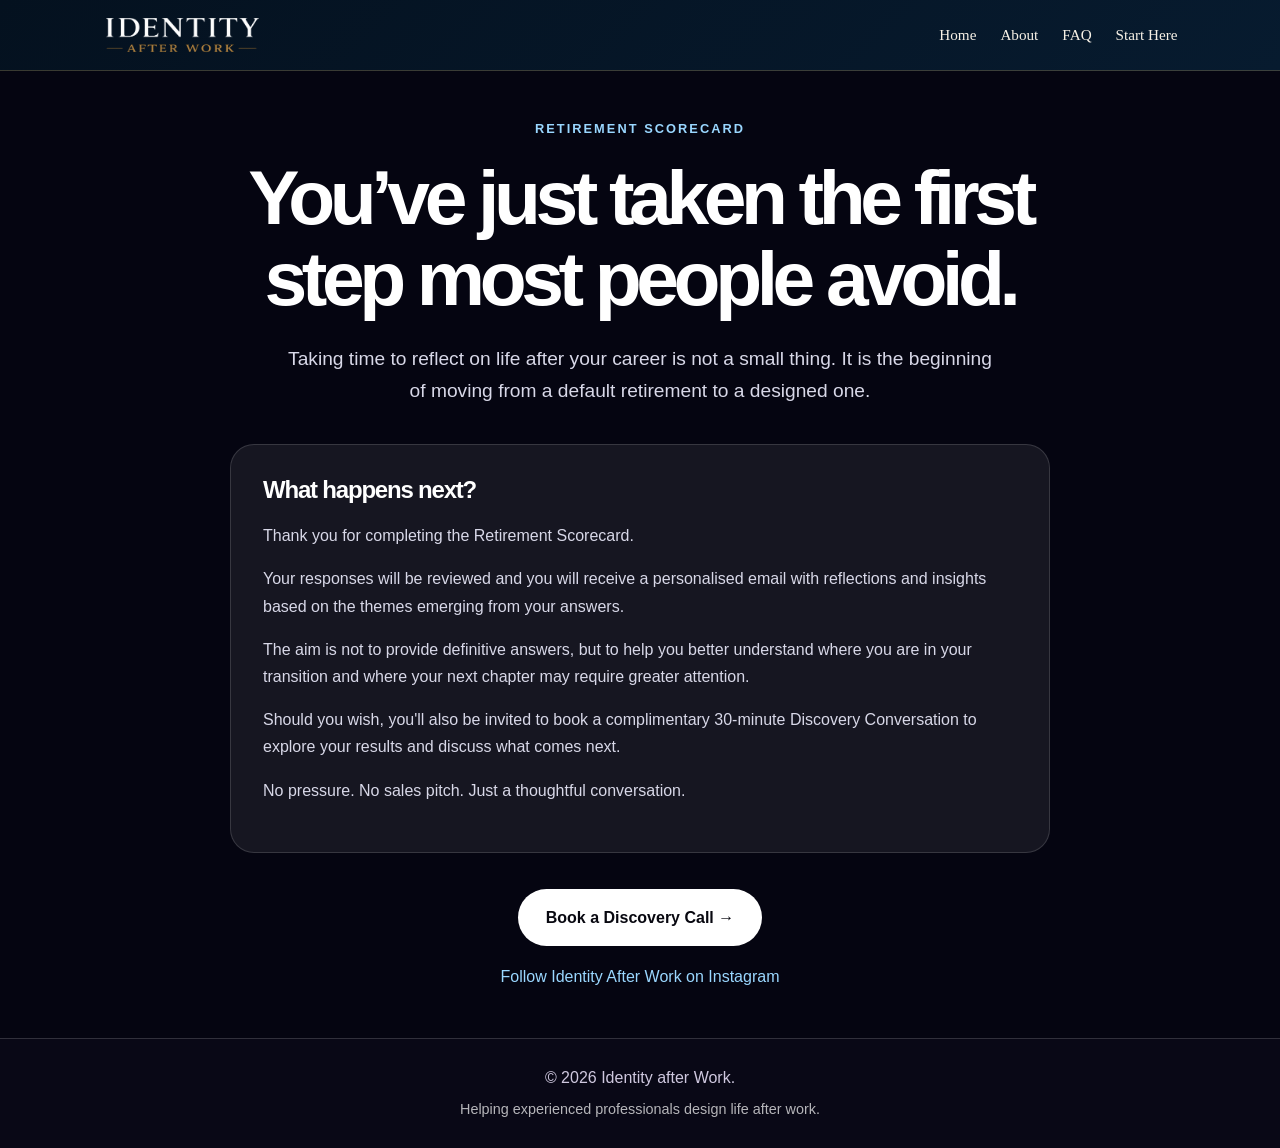
<file: next-step.html>
<!DOCTYPE html>
<html lang="en">
<head>
  <meta charset="UTF-8" />
  <meta name="viewport" content="width=device-width, initial-scale=1.0" />
  <title>Your Next Step | Identity After Work</title>
  <link rel="stylesheet" href="styles.css" />
  <link href="https://assets.calendly.com/assets/external/widget.css" rel="stylesheet" />
</head>

<body>
  <header class="site-header">
    <a href="index.html" class="logo logo-image-link" aria-label="Identity after Work home">
      <img src="images/logo-wordmark-white.png" alt="Identity after Work" class="site-wordmark" />
    </a>
    <nav aria-label="Main navigation">
      <a href="index.html">Home</a>
      <a href="about.html">About</a>
      <a href="faq.html">FAQ</a>
      <a href="start-here.html" class="nav-cta">Start Here</a>
    </nav>
  </header>
  <main class="next-step-page">

    <section class="next-step-hero">
      <p class="eyebrow">Retirement Scorecard</p>

      <h1>You’ve just taken the first step most people avoid.</h1>

      <p class="lead">
        Taking time to reflect on life after your career is not a small thing.
        It is the beginning of moving from a default retirement to a designed one.
      </p>

      <div class="insight-box">
        <h2>What happens next?</h2>
        <p>Thank you for completing the Retirement Scorecard.</p>
        <p>Your responses will be reviewed and you will receive a personalised email with reflections and insights based on the themes emerging from your answers.</p>
        <p>The aim is not to provide definitive answers, but to help you better understand where you are in your transition and where your next chapter may require greater attention.</p>
        <p>Should you wish, you'll also be invited to book a complimentary 30-minute Discovery Conversation to explore your results and discuss what comes next.</p>
        <p>No pressure. No sales pitch. Just a thoughtful conversation.</p>
      </div>

      <div class="cta-area">
        <a href="#"
           class="primary-button"
           onclick="Calendly.initPopupWidget({url: 'https://calendly.com/identity-after-work/discovery-call'}); return false;">
          Book a Discovery Call →
        </a>

        <a href="https://www.instagram.com/identityafterwork" class="secondary-link">
          Follow Identity After Work on Instagram
        </a>
      </div>
    </section>

  </main>

  <footer>
    <p>© 2026 Identity after Work.</p>

    <p class="footer-tagline">
        Helping experienced professionals design life after work.
    </p>
 </footer>
  
  <script src="https://assets.calendly.com/assets/external/widget.js"></script>
</body>
</html>
</file>
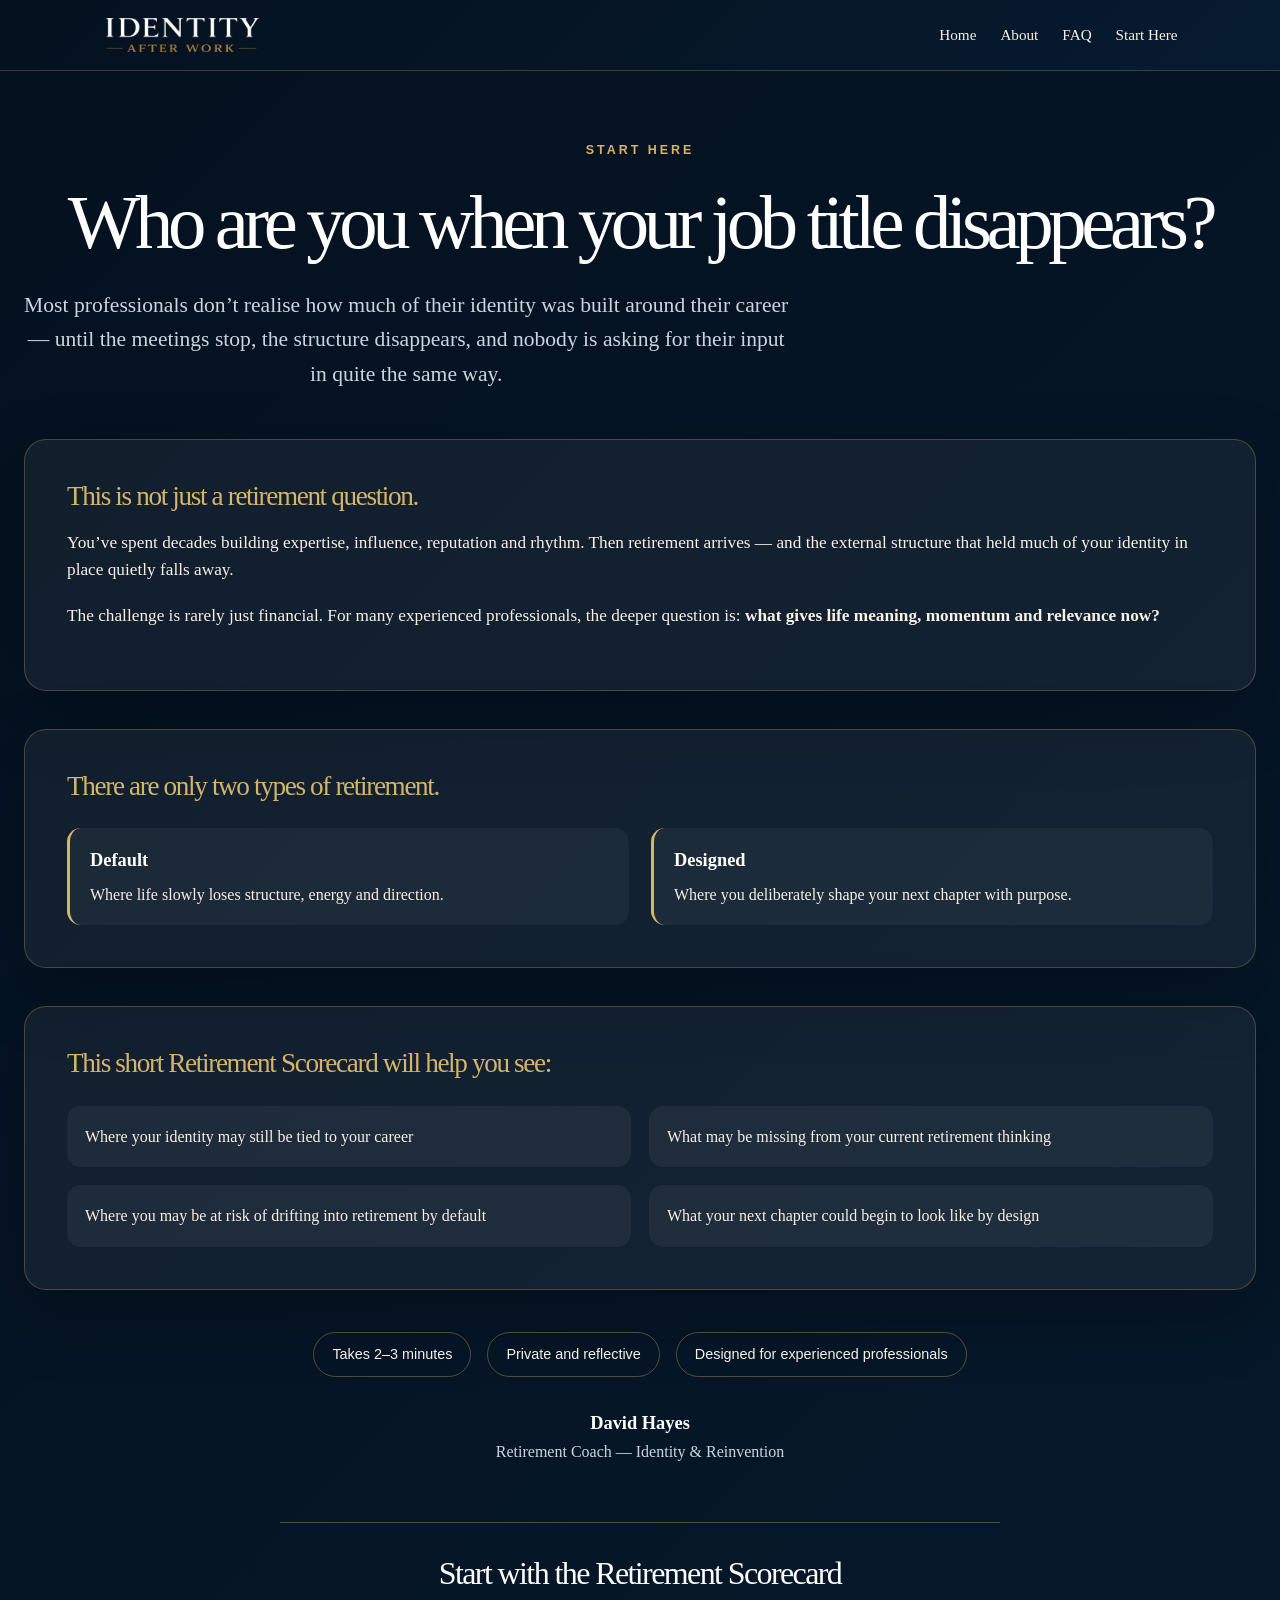
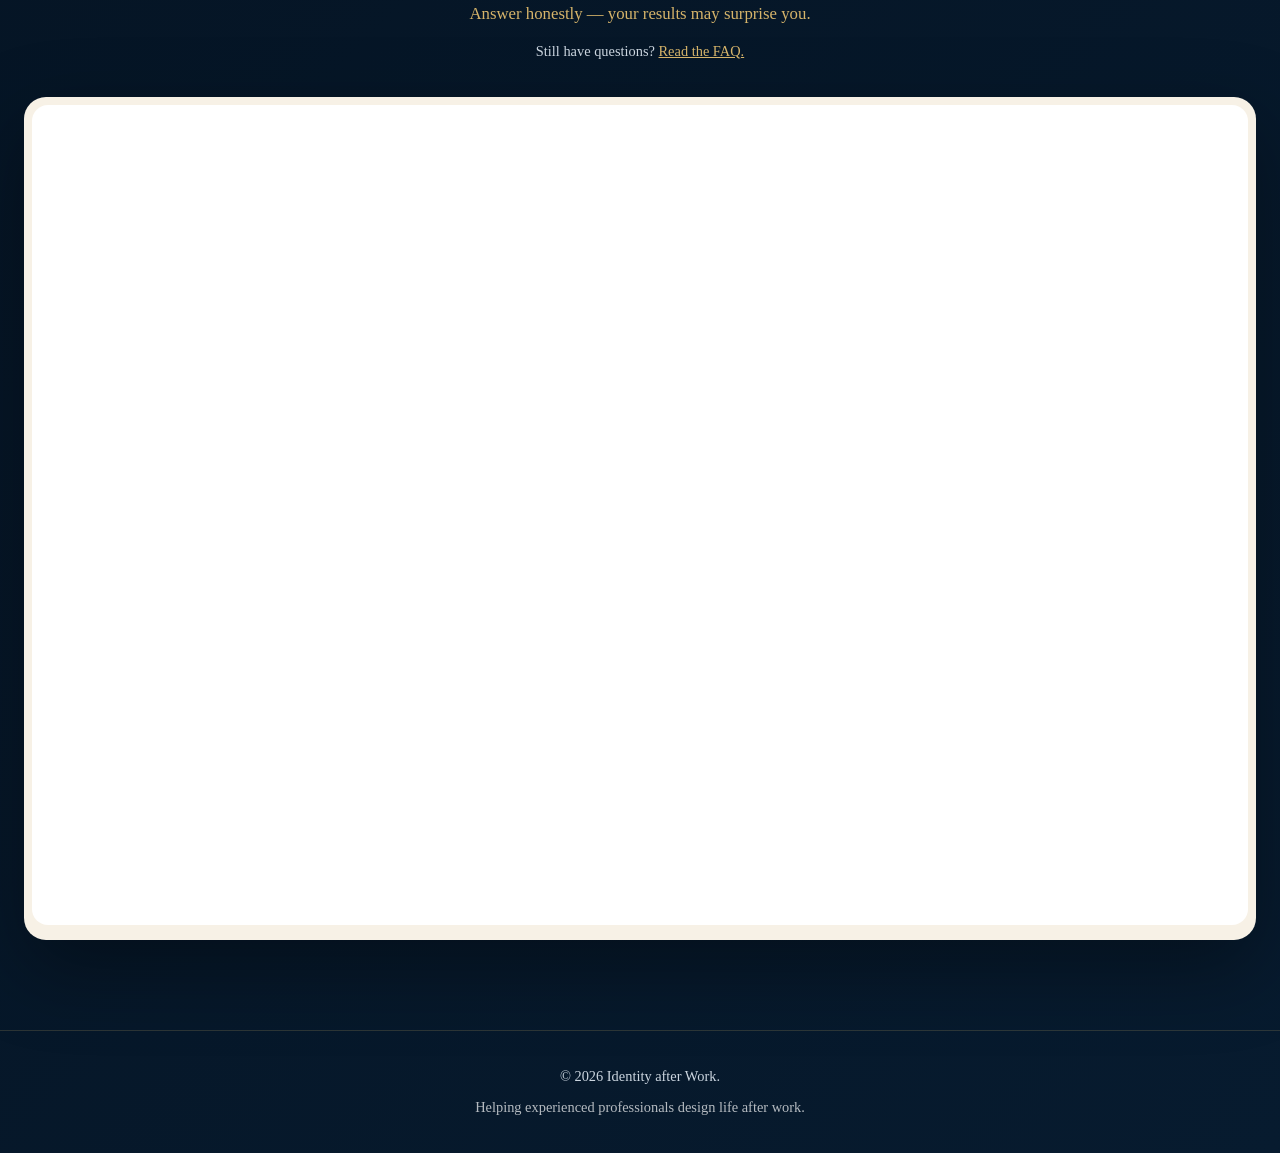
<file: start-here.html>
<!DOCTYPE html>
<html lang="en-GB">
<head>
  <meta charset="UTF-8" />
  <meta name="viewport" content="width=device-width, initial-scale=1.0" />

  <title>Start Here | Identity after Work</title>

  <link rel="stylesheet" href="styles.css" />
  <style>
   
    :root {
      --navy: #071b2f;
      --deep-navy: #04111f;
      --gold: #d6b46a;
      --cream: #f7f1e6;
      --white: #ffffff;
      --muted: #cbd5df;
    }

    * {
      box-sizing: border-box;
      margin: 0;
      padding: 0;
    }

    body {
      font-family: Georgia, "Times New Roman", serif;
      background: linear-gradient(135deg, var(--deep-navy), var(--navy));
      color: var(--cream);
      line-height: 1.6;
      overflow-y: scroll;
    }

    .container {
      max-width: 1300px;
      margin: 0 auto;
      padding: 70px 24px 90px;
      text-align: center;
    }

    .eyebrow {
      color: var(--gold);
      text-transform: uppercase;
      letter-spacing: 3px;
      font-size: 0.78rem;
      margin-bottom: 22px;
      font-family: Arial, sans-serif;
      font-weight: 700;
    }

    h1 {
      font-size: clamp(2.6rem, 6vw, 5.2rem);
      line-height: 1.05;
      font-weight: 400;
      margin-bottom: 24px;
      color: var(--white);
    }

    .intro {
      max-width: 1300px;
      margin: 0 auto 48px;
      font-size: clamp(1.1rem, 2vw, 1.35rem);
      color: var(--muted);
    }

    .panel {
      background: rgba(255, 255, 255, 0.055);
      border: 1px solid rgba(214, 180, 106, 0.28);
      border-radius: 22px;
      padding: 42px;
      margin: 38px auto;
      text-align: left;
      box-shadow: 0 24px 70px rgba(0, 0, 0, 0.24);
    }

    .panel h2 {
      color: var(--gold);
      font-size: 1.7rem;
      font-weight: 400;
      margin-bottom: 18px;
    }

    .panel p {
      font-size: 1.08rem;
      color: var(--cream);
      margin-bottom: 18px;
    }

    .default-designed {
      display: grid;
      grid-template-columns: 1fr 1fr;
      gap: 22px;
      margin-top: 28px;
    }

    .choice {
      border-left: 3px solid var(--gold);
      padding: 18px 20px;
      background: rgba(255, 255, 255, 0.045);
      border-radius: 14px;
    }

    .choice strong {
      display: block;
      color: var(--white);
      font-size: 1.15rem;
      margin-bottom: 6px;
    }

    .benefits {
      display: grid;
      grid-template-columns: repeat(2, 1fr);
      gap: 18px;
      margin-top: 28px;
    }

    .benefit {
      background: rgba(255, 255, 255, 0.05);
      padding: 18px;
      border-radius: 14px;
      color: var(--cream);
    }

    .quick-notes {
      display: flex;
      justify-content: center;
      gap: 16px;
      flex-wrap: wrap;
      margin: 42px 0 28px;
      font-family: Arial, sans-serif;
    }

    .note {
      border: 1px solid rgba(214, 180, 106, 0.35);
      border-radius: 999px;
      padding: 10px 18px;
      color: var(--cream);
      font-size: 0.9rem;
    }

    .signature {
      margin-top: 32px;
      color: var(--muted);
      font-size: 1rem;
    }

    .signature strong {
      color: var(--white);
      font-size: 1.15rem;
    }

    .form-divider {
      margin: 58px auto 34px;
      max-width: 720px;
      border-top: 1px solid rgba(214, 180, 106, 0.35);
      padding-top: 34px;
    }

    .form-divider h2 {
      font-size: 2rem;
      font-weight: 400;
      color: var(--white);
      margin-bottom: 10px;
    }

    .form-divider p {
      color: var(--gold);
      font-size: 1.05rem;
    }

    .tally-wrap {
      background: var(--cream);
      border-radius: 22px;
      overflow: hidden;
      padding: 8px;
      box-shadow: 0 28px 80px rgba(0, 0, 0, 0.35);
    }

    iframe {
      width: 100%;
      height: 820px;
      border: none;
      border-radius: 16px;
      background: var(--white);
    }

    footer {
      text-align: center;
      padding: 34px 20px;
      color: var(--muted);
      font-size: 0.9rem;
      border-top: 1px solid rgba(214, 180, 106, 0.18);
    }

    @media (max-width: 760px) {
      header {
        flex-direction: column;
        gap: 18px;
      }

      nav a {
        margin: 0 10px;
      }

      .panel {
        padding: 28px;
      }

      .default-designed,
      .benefits {
        grid-template-columns: 1fr;
      }

      iframe {
        height: 900px;
      }
    }
  </style>
</head>

<body>
  <header class="site-header">
    <a href="index.html" class="logo logo-image-link" aria-label="Identity after Work home">
      <img src="images/logo-wordmark-white.png" alt="Identity after Work" class="site-wordmark" />
    </a>
    <nav aria-label="Main navigation">
      <a href="index.html">Home</a>
      <a href="about.html">About</a>
      <a href="faq.html">FAQ</a>
      <a href="start-here.html" class="nav-cta">Start Here</a>
    </nav>
  </header>

  <main class="container">

    <div class="eyebrow">Start Here</div>

    <h1>Who are you when your job title disappears?</h1>

    <p class="intro">
      Most professionals don’t realise how much of their identity was built around their career — until the meetings stop, the structure disappears, and nobody is asking for their input in quite the same way.
    </p>

    <section class="panel">
      <h2>This is not just a retirement question.</h2>

      <p>
        You’ve spent decades building expertise, influence, reputation and rhythm.
        Then retirement arrives — and the external structure that held much of your identity in place quietly falls away.
      </p>

      <p>
        The challenge is rarely just financial. For many experienced professionals, the deeper question is:
        <strong>what gives life meaning, momentum and relevance now?</strong>
      </p>
    </section>

    <section class="panel">
      <h2>There are only two types of retirement.</h2>

      <div class="default-designed">
        <div class="choice">
          <strong>Default</strong>
          Where life slowly loses structure, energy and direction.
        </div>

        <div class="choice">
          <strong>Designed</strong>
          Where you deliberately shape your next chapter with purpose.
        </div>
      </div>
    </section>

    <section id="scorecard" class="panel">
      <h2>This short Retirement Scorecard will help you see:</h2>

      <div class="benefits">
        <div class="benefit">Where your identity may still be tied to your career</div>
        <div class="benefit">What may be missing from your current retirement thinking</div>
        <div class="benefit">Where you may be at risk of drifting into retirement by default</div>
        <div class="benefit">What your next chapter could begin to look like by design</div>
      </div>
    </section>

    <div class="quick-notes">
      <div class="note">Takes 2–3 minutes</div>
      <div class="note">Private and reflective</div>
      <div class="note">Designed for experienced professionals</div>
    </div>

    <div class="signature">
      <strong>David Hayes</strong><br />
      Retirement Coach — Identity & Reinvention
    </div>

    <div class="form-divider">
       <h2>Start with the Retirement Scorecard</h2>
           <p>Answer honestly — your results may surprise you.</p>
           <p style="margin-top: 12px; font-size: 0.9rem; color: var(--muted);">
    Still have questions? <a href="faq.html" style="color: var(--gold); text-decoration: underline;">Read the FAQ.</a>
  </p>
</div>

    <div class="tally-wrap">
      <iframe
        src="https://tally.so/embed/pb0M9P?alignLeft=1&hideTitle=1&transparentBackground=1&dynamicHeight=1"
        loading="lazy"
        width="100%"
        height="820"
        frameborder="0"
        marginheight="0"
        marginwidth="0"
        title="Retirement Reinvention Questionnaire">
      </iframe>
    </div>

  </main>

  <footer>
    <p>© 2026 Identity after Work.</p>

    <p class="footer-tagline">
        Helping experienced professionals design life after work.
    </p>
</footer>

</body>
</html>
</file>
<file: styles.css>
:root {
  --bg: #090816;
  --panel: rgba(255, 255, 255, 0.08);
  --text: #f8f5ff;
  --muted: #cfc8df;
  --accent: #ffd900;
  --accent-2: #ff3bd4;
  --line: rgba(255, 255, 255, 0.16);
  --max-width: 1120px;
}

* { box-sizing: border-box; }

body {
  margin: 0;
  font-family: Inter, Arial, sans-serif;
  background: var(--bg);
  color: var(--text);
  line-height: 1.6;
  overflow-y: scroll;
}

a { color: inherit; text-decoration: none; }

.site-header {
  display: flex;
  justify-content: space-between;
  align-items: center;
  padding: 14px 8%;
  border-bottom: 1px solid rgba(214, 180, 106, 0.25);
  background: linear-gradient(135deg, #04111f, #071b2f);
}

.logo {
  font-family: Georgia, "Times New Roman", serif;
  font-weight: 400;
  font-size: 1.35rem;
  letter-spacing: 0.5px;
  color: #ffffff;
  text-decoration: none;
}

.logo span {
  color: #d6b46a;
  font-style: italic;
}


/* Header wordmark image: transparent white/gold PNG, sized to avoid increasing header height. */
.logo-image-link {
  display: flex;
  align-items: center;
  line-height: 1;
  max-height: 46px;
  overflow: hidden;
}

.site-wordmark {
  display: block;
  width: auto;
  height: 42px;
  max-width: 260px;
  object-fit: contain;
}
nav {
  display: flex;
  gap: 24px;
  align-items: center;
  font-size: 0.95rem;
  font-family: Georgia, "Times New Roman", serif;
}

nav a {
  color: #f7f1e6;
  text-decoration: none;
}

nav a:hover {
  color: #d6b46a;
}

.nav-cta {
  border: none;
  padding: 0;
  border-radius: 0;
}

.hero {
  min-height: 100vh;
  position: relative;
  display: grid;
  place-items: center;
  text-align: center;
  padding: 120px 24px 80px;
  background: url("images/hero-bg.jpg") center/cover no-repeat;
}

.hero-overlay {
  position: absolute;
  inset: 0;
  background: linear-gradient(180deg, rgba(5, 4, 18, 0.35), rgba(5, 4, 18, 0.86));
}

.hero-content {
  position: relative;
  max-width: 920px;
}

.eyebrow {
  margin: 0 0 14px;
  color: var(--accent);
  font-weight: 700;
  text-transform: uppercase;
  letter-spacing: 0.12em;
  font-size: 0.78rem;
}

h1, h2, h3 { line-height: 1.05; margin: 0 0 20px; }

h1 {
  font-size: clamp(3rem, 8vw, 6.8rem);
  letter-spacing: -0.07em;
}

h2 {
  font-size: clamp(2rem, 4vw, 3.5rem);
  letter-spacing: -0.05em;
}

h3 { font-size: 1.4rem; }

.hero-text {
  max-width: 700px;
  margin: 0 auto 32px;
  color: var(--muted);
  font-size: 1.2rem;
}

.hero-actions, .social-links {
  display: flex;
  gap: 14px;
  justify-content: center;
  flex-wrap: wrap;
}

.button {
  display: inline-block;
  padding: 13px 22px;
  border-radius: 999px;
  font-weight: 800;
}

.button.primary {
  background: var(--accent);
  color: #171100;
}

.button.secondary {
  border: 1px solid var(--line);
  background: rgba(255,255,255,0.08);
}

.section {
  width: min(var(--max-width), calc(100% - 40px));
  margin: 0 auto;
  padding: 90px 0;
}

.intro, .about-hero {
  display: grid;
  grid-template-columns: 1.3fr 0.7fr;
  gap: 56px;
  align-items: center;
}

.profile-card, .about-photo {
  width: 100%;
  max-width: 360px;
  justify-self: center;
  border-radius: 28px;
  background: radial-gradient(circle at top, rgba(255,59,212,0.35), transparent 55%);
  border: 1px solid var(--line);
  box-shadow: 0 30px 80px rgba(0,0,0,0.35);
}

.cards {
  display: grid;
  grid-template-columns: repeat(3, 1fr);
  gap: 20px;
  padding-top: 20px;
}

.card {
  background: var(--panel);
  border: 1px solid var(--line);
  border-radius: 24px;
  padding: 28px;
}

.card p, .section p {
  color: var(--muted);
  font-size: 1.05rem;
}

.cards .eyebrow {
  grid-column: 1 / -1;
}

.cta-section {
  width: min(900px, calc(100% - 40px));
  margin: 30px auto 90px;
  padding: 60px 30px;
  text-align: center;
  border-radius: 32px;
  border: 1px solid var(--line);
  background: linear-gradient(135deg, rgba(255,217,0,0.16), rgba(255,59,212,0.18));
}

.narrow { max-width: 760px; }


.social-links {
  display: flex;
  justify-content: center;   /* centers horizontally */
  gap: 20px;                 /* space between buttons */
  margin-top: 20px;
}



.social-links a {
  border: 1px solid var(--line);
  border-radius: 999px;
  padding: 12px 18px;
  background: var(--panel);
}

footer {
  text-align: center;
  color: var(--muted);
  border-top: 1px solid var(--line);
  padding: 26px 20px;
}

footer p {
    margin: 0;
}

.footer-tagline {
    margin-top: 8px;
    font-size: 0.9rem;
    color: rgba(255,255,255,.7);
}


@media (max-width: 760px) {
  .site-header {
    flex-direction: column;
    gap: 14px;
  }

  
  .logo-image-link {
    max-height: 40px;
  }

  .site-wordmark {
    height: 36px;
    max-width: 220px;
  }
nav { gap: 14px; font-size: 0.9rem; }

  .hero { min-height: 85vh; padding-top: 80px; }

  .intro, .about-hero, .cards {
    grid-template-columns: 1fr;
  }

  .cards { padding-top: 0; }
}

.subtitle { font-size: 0.92rem; }

.next-step-page {
  min-height: calc(100vh - 80px);
  display: flex;
  align-items: center;
  justify-content: center;
  padding: 48px 20px;
  background: #050511;
  color: #ffffff;
}

.next-step-hero {
  max-width: 820px;
  text-align: center;
}

.eyebrow {
  text-transform: uppercase;
  letter-spacing: 0.16em;
  font-size: 0.8rem;
  color: #9ad7ff;
  margin-bottom: 18px;
}

.next-step-hero h1 {
  font-size: clamp(2.4rem, 6vw, 4.8rem);
  line-height: 1.05;
  margin-bottom: 24px;
}

.lead {
  font-size: 1.2rem;
  line-height: 1.7;
  color: #d8d8e8;
  max-width: 720px;
  margin: 0 auto 36px;
}

.insight-box {
  background: rgba(255, 255, 255, 0.07);
  border: 1px solid rgba(255, 255, 255, 0.14);
  border-radius: 24px;
  padding: 32px;
  margin: 0 auto 36px;
  text-align: left;
}

.insight-box h2 {
  margin-top: 0;
  font-size: 1.5rem;
}

.insight-box p {
  color: #d8d8e8;
  line-height: 1.7;
}

.cta-area {
  display: flex;
  flex-direction: column;
  align-items: center;
  gap: 18px;
}

.primary-button {
  display: inline-block;
  background: #ffffff;
  color: #080810;
  padding: 16px 28px;
  border-radius: 999px;
  text-decoration: none;
  font-weight: 700;
}

.secondary-link {
  color: #9ad7ff;
  text-decoration: none;
}

.secondary-link:hover {
  text-decoration: underline;
}

.faq-nudge {
  border-color: var(--brass, #b8943f);
  background-color: rgba(184, 148, 63, 0.07);
  color: var(--slate, #2c3e50);
}

.faq-nudge a {
  color: var(--brass, #b8943f);
}

/* -------------------------------------------------
   Hero emblem layout: original-quality circle + crisp HTML headline
   ------------------------------------------------- */
.hero-emblem-section {
  min-height: calc(100vh - 75px);
  padding: 4px 24px 58px;
  background:
    radial-gradient(circle at 50% 36%, rgba(214, 180, 106, 0.16), transparent 34%),
    radial-gradient(circle at 50% 55%, rgba(30, 82, 126, 0.30), transparent 48%),
    linear-gradient(135deg, #071b2f 0%, #04111f 52%, #06182a 100%);
  overflow: hidden;
}

.hero-emblem-section .hero-overlay {
  background: linear-gradient(180deg, rgba(4, 17, 31, 0.04), rgba(4, 17, 31, 0.34));
}

.hero-emblem-content {
  width: min(920px, 100%);
  display: flex;
  flex-direction: column;
  align-items: center;
}

.hero-circle-wrapper {
  position: relative;
  display: flex;
  align-items: center;
  justify-content: center;
  width: min(68vw, 620px);
  min-width: 380px;
  margin: 0 auto;
  filter: drop-shadow(0 26px 70px rgba(0, 0, 0, 0.32));
}

.hero-circle {
  display: block;
  width: 100%;
  height: auto;
  image-rendering: auto;
}

.hero-question {
  position: absolute;
  inset: 0;
  z-index: 2;
  margin: 0;
  color: #ffffff;
  font-family: Georgia, "Times New Roman", serif;
  font-weight: 400;
  text-align: center;
  text-transform: uppercase;
  text-shadow: 0 3px 18px rgba(0, 0, 0, 0.58);
  pointer-events: none;
}

.hero-line {
  position: absolute;
  left: 50%;
  transform: translate(-50%, -50%);
  display: block;
  width: 82%;
  line-height: 1.02;
  letter-spacing: 0.018em;
  white-space: nowrap;
}

/* Individually aligned to the yellow bands in the circle artwork.
   The top values are the centre-points of the gold bands so the wording sits
   on the bands rather than between them. */
.hero-line-1 {
  top: 20.1%;
  font-size: clamp(1.36rem, 2.55vw, 2.25rem);
}

.hero-line-2 {
  top: 29.5%;
  font-size: clamp(1.42rem, 2.68vw, 2.35rem);
}

.hero-line-3 {
  top: 38.2%;
  font-size: clamp(1.40rem, 2.62vw, 2.30rem);
}

.hero-divider {
  display: flex;
  align-items: center;
  justify-content: center;
  gap: 14px;
  width: min(300px, 72vw);
  margin: -8px auto 10px;
  color: #d6b46a;
}

.hero-divider span {
  display: block;
  height: 1px;
  flex: 1;
  background: #d6b46a;
}

.hero-divider i {
  display: block;
  width: 26px;
  height: 26px;
  border: 1px solid #d6b46a;
  border-radius: 50%;
}

.hero-exec-text {
  max-width: 720px;
  margin: 0 auto 26px;
  color: #f7f1e6;
  font-size: clamp(1.05rem, 2vw, 1.35rem);
  letter-spacing: 0.04em;
}

@media (max-width: 760px) {
  .hero-emblem-section {
    min-height: auto;
    padding: 14px 18px 52px;
  }

  .hero-circle-wrapper {
    width: min(94vw, 460px);
    min-width: 0;
  }

  .hero-line {
    width: 88%;
    letter-spacing: 0.01em;
  }

  .hero-line-1 {
    top: 20.1%;
    font-size: clamp(0.92rem, 4.25vw, 1.34rem);
  }

  .hero-line-2 {
    top: 29.5%;
    font-size: clamp(0.96rem, 4.55vw, 1.43rem);
  }

  .hero-line-3 {
    top: 38.2%;
    font-size: clamp(0.94rem, 4.40vw, 1.38rem);
  }

  .hero-divider {
    margin-top: -2px;
    margin-bottom: 12px;
  }

  .hero-exec-text {
    max-width: 92%;
    font-size: 1rem;
    letter-spacing: 0.02em;
  }
}
</file>
